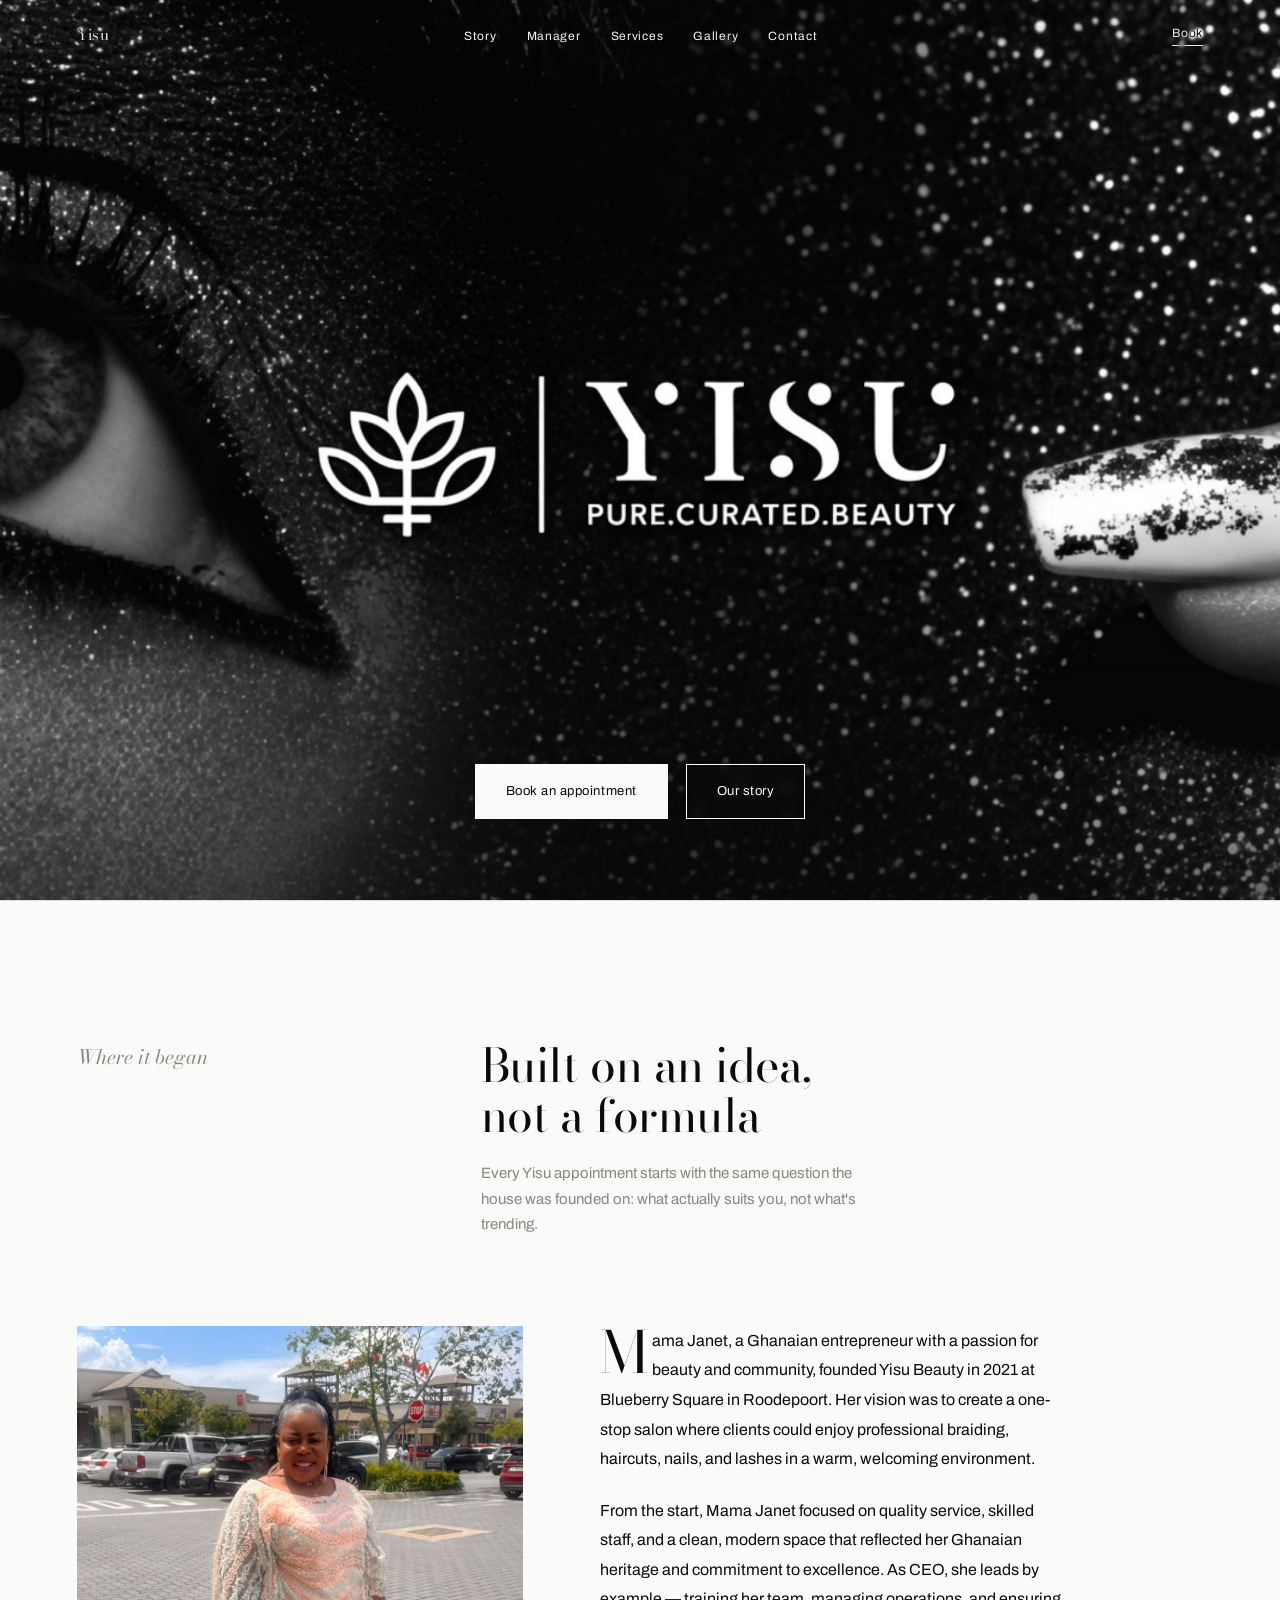
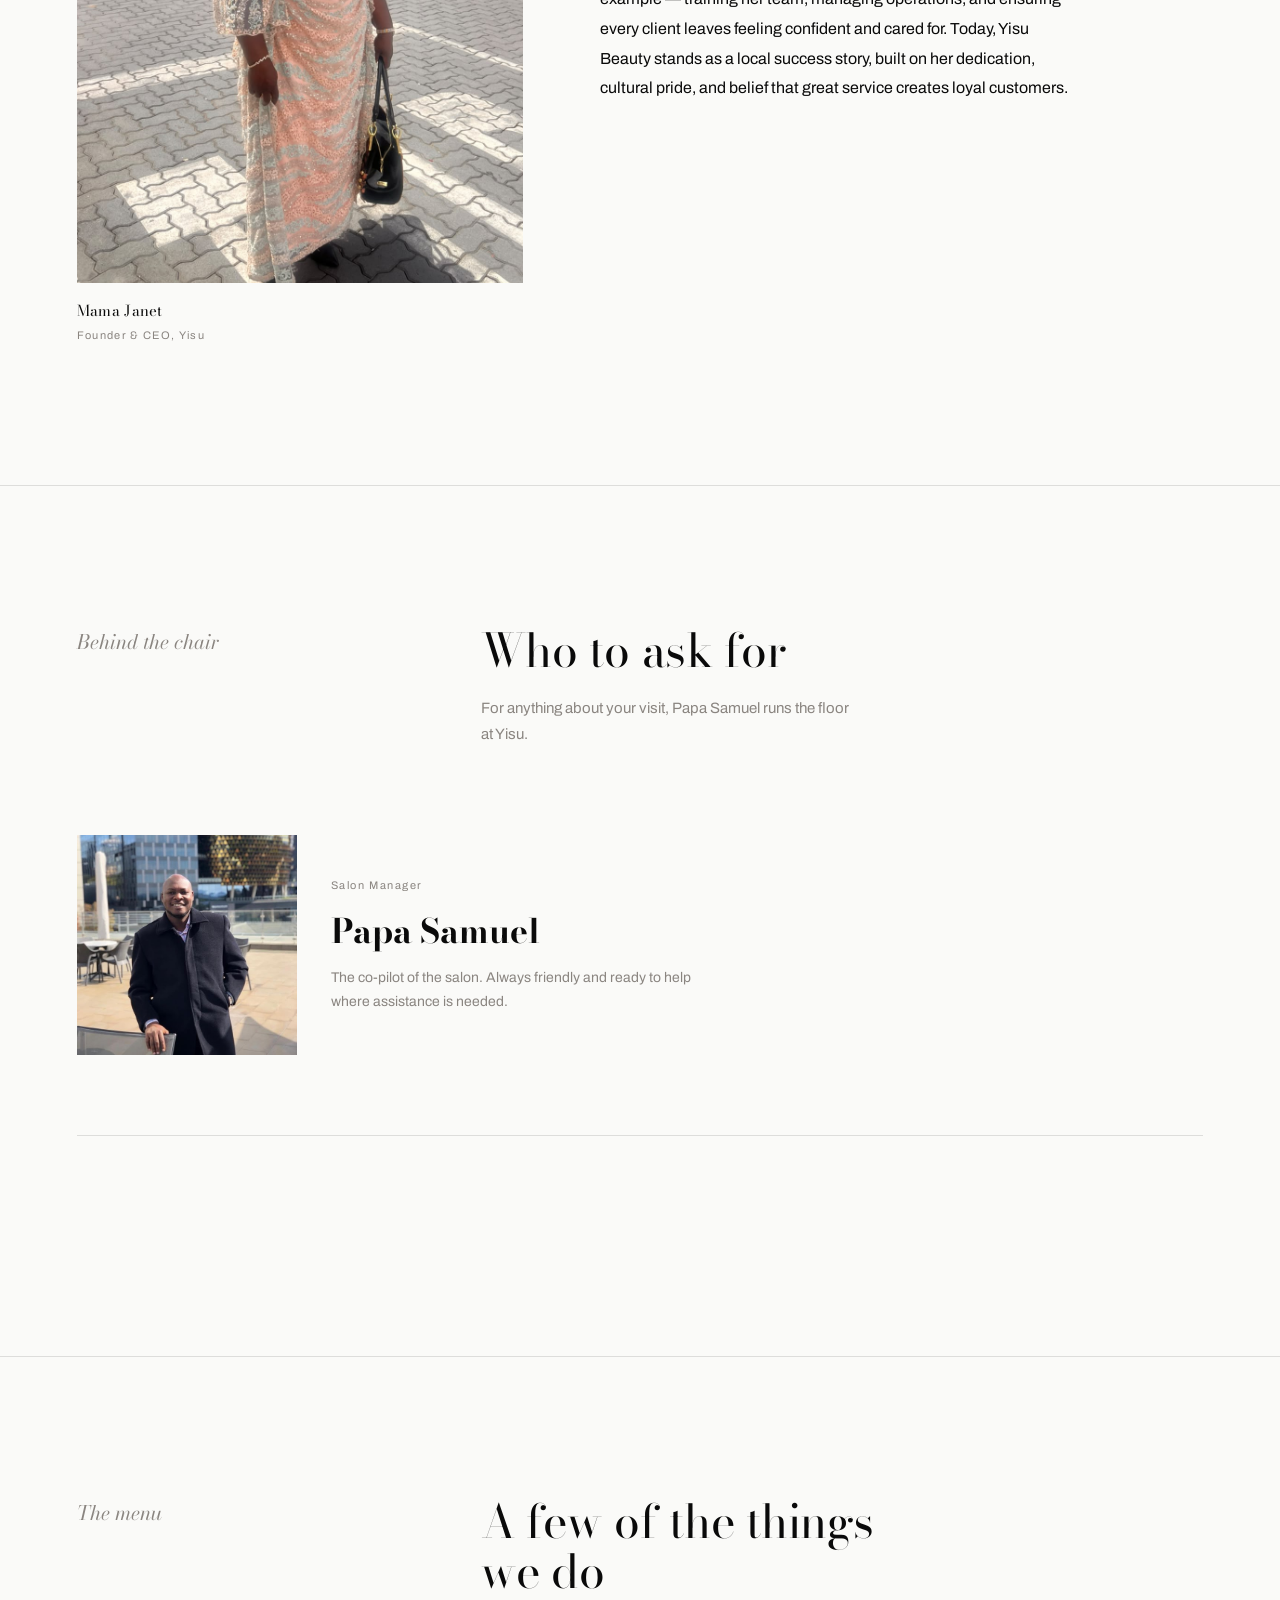
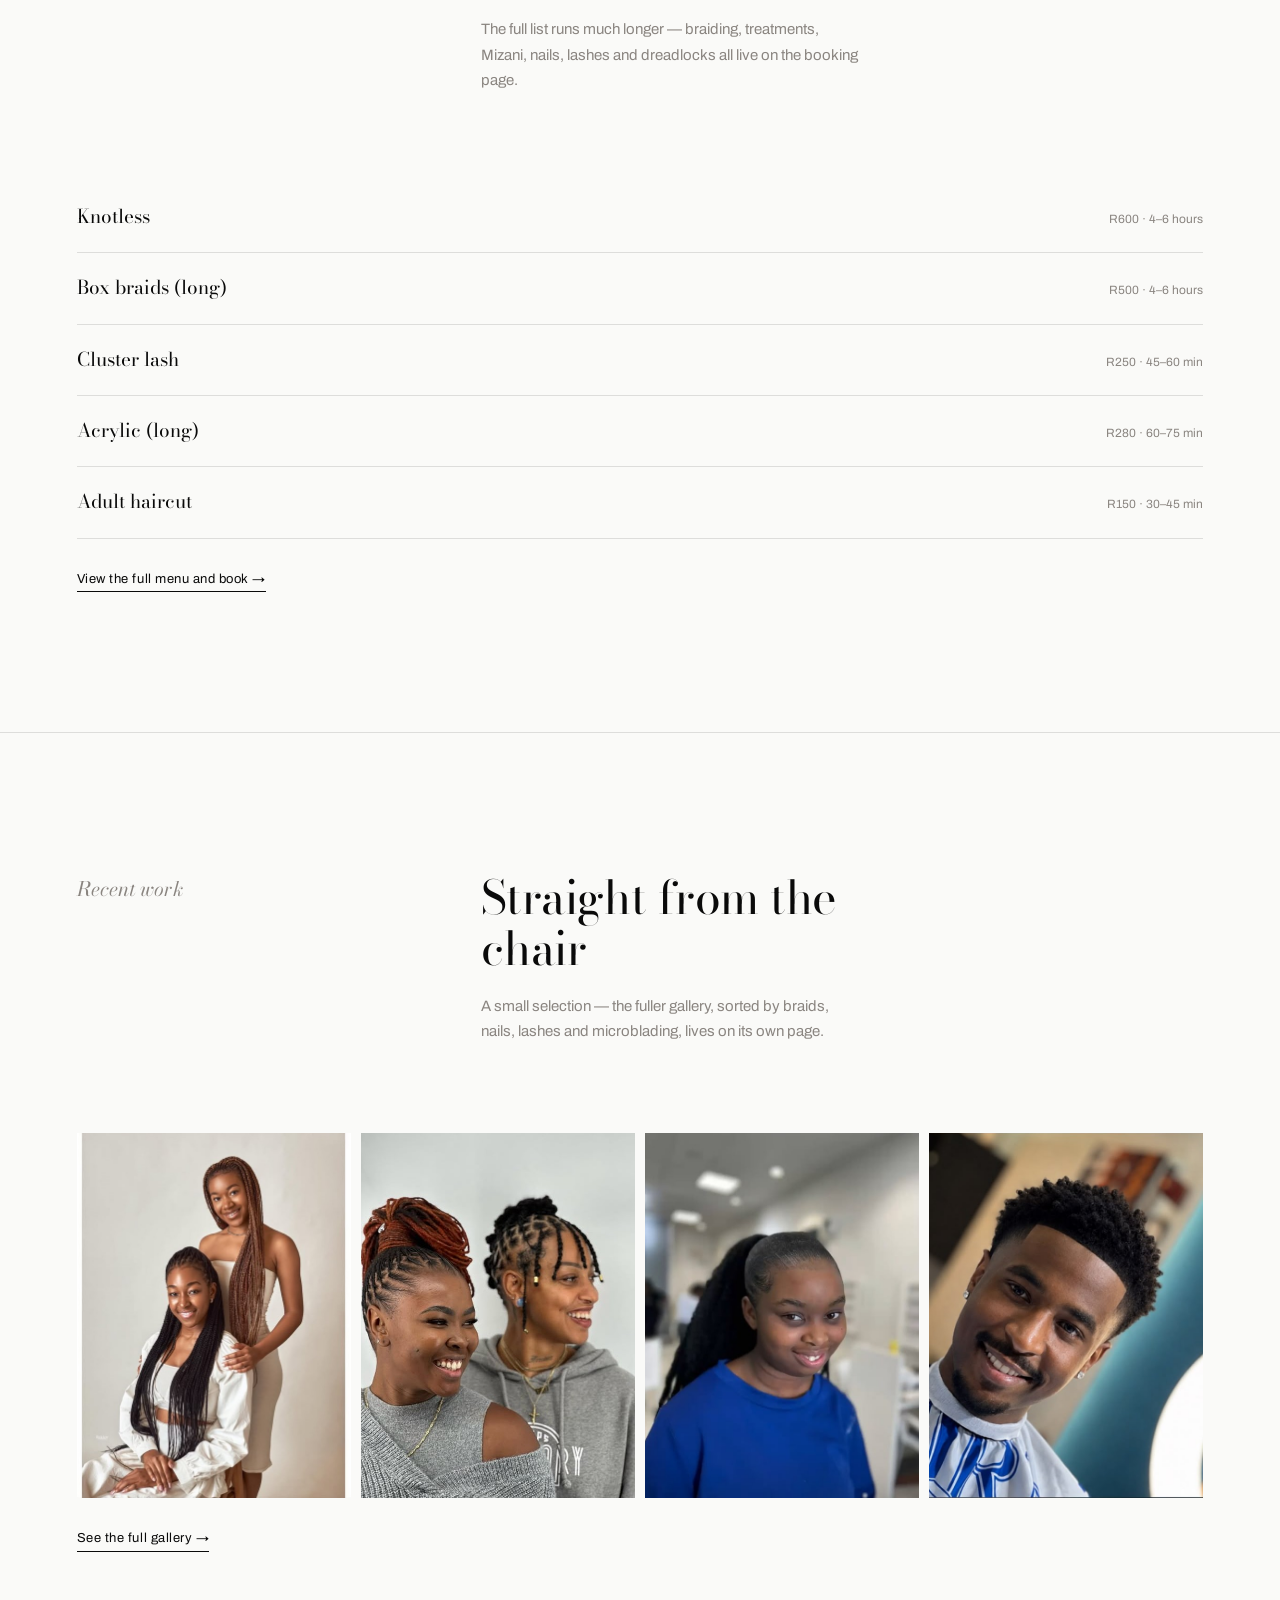
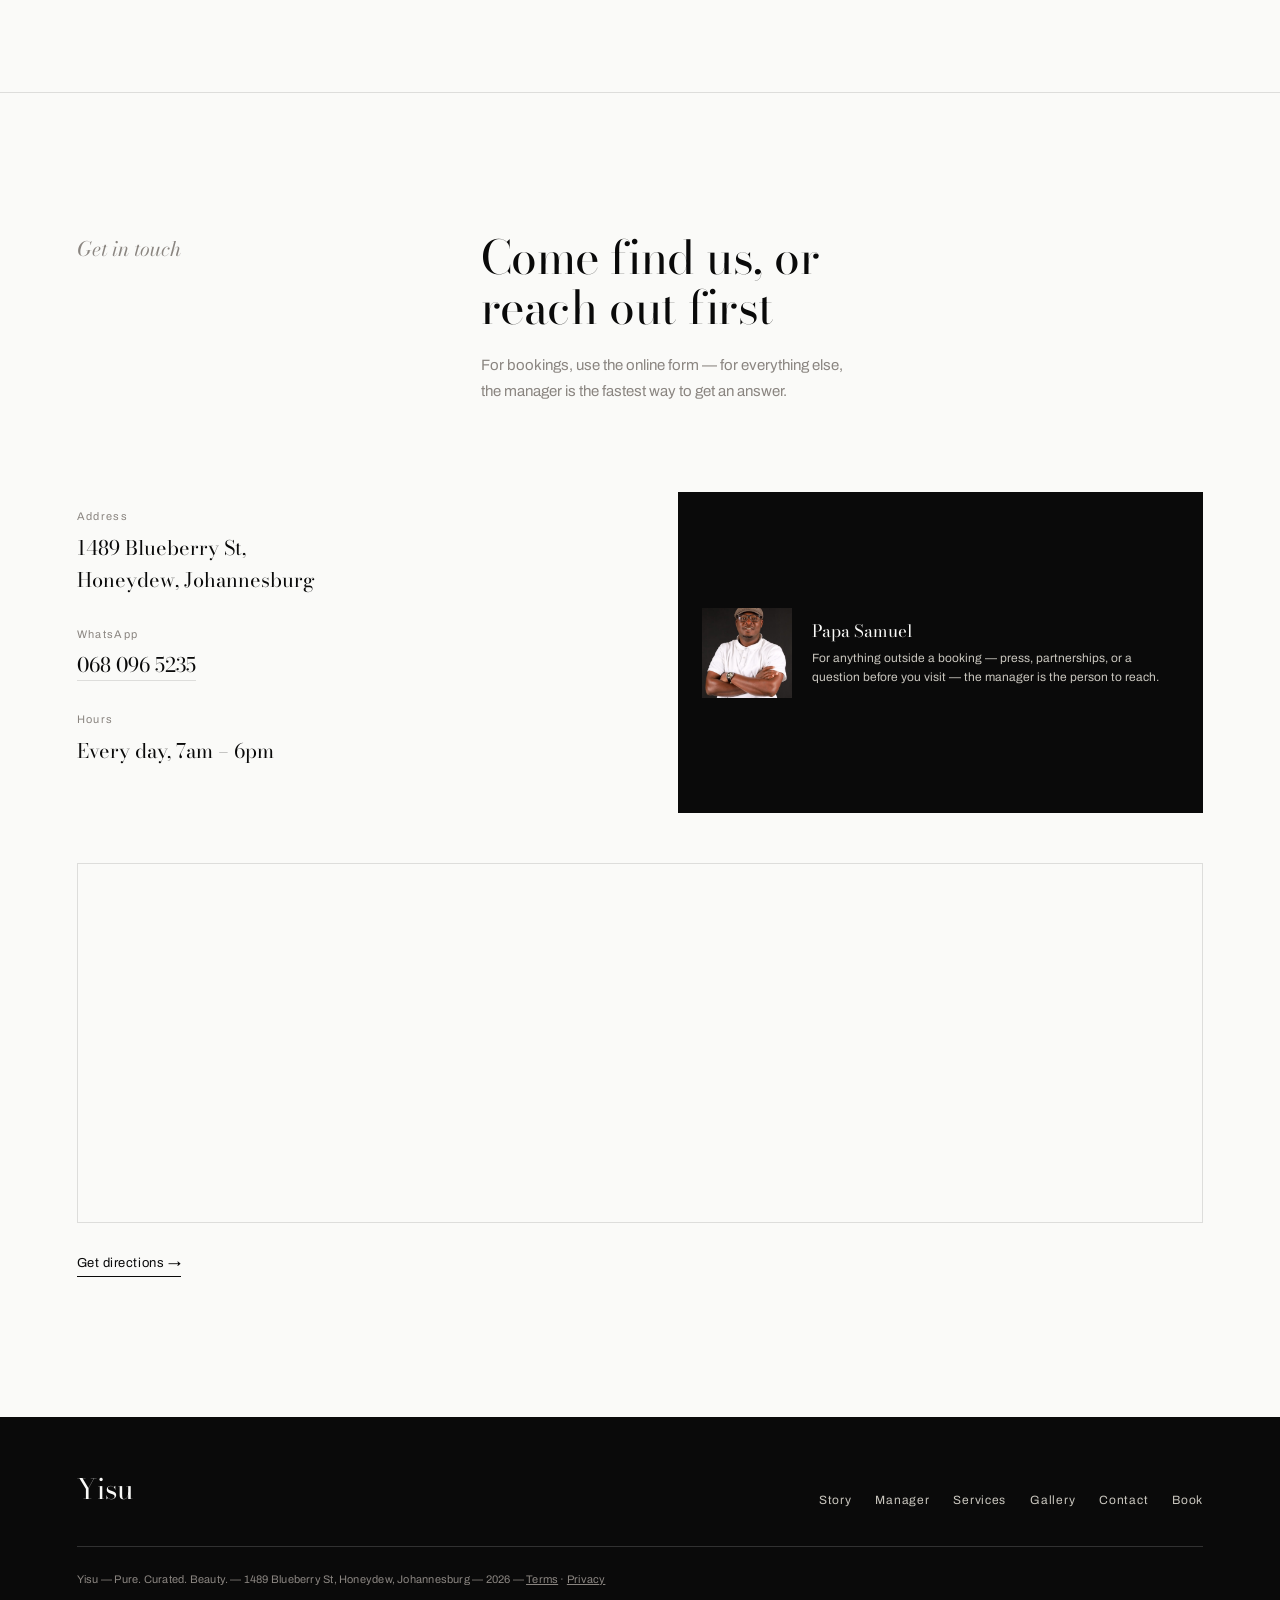
<file: index.html>
<!DOCTYPE html>
<html lang="en">
<head>
<meta charset="UTF-8">
<meta name="viewport" content="width=device-width, initial-scale=1.0">
<title>Yisu — Pure. Curated. Beauty.</title>
<meta name="description" content="Yisu is a beauty house in Honeydew, Johannesburg — braiding, nails, lashes and haircuts, curated with care.">
<link rel="preconnect" href="https://fonts.googleapis.com">
<link rel="preconnect" href="https://fonts.gstatic.com" crossorigin>
<link href="https://fonts.googleapis.com/css2?family=Bodoni+Moda:ital,opsz,wght@0,6..96,400;1,6..96,400;0,6..96,500&family=Archivo:wght@400;500&display=swap" rel="stylesheet">
<link rel="icon" type="image/svg+xml" href="favicon.svg">
<link rel="stylesheet" href="style.css">
</head>
<body>

<nav class="nav">
  <a href="#top" class="nav-mark">Yisu</a>
  <ul class="nav-links">
    <li><a href="#story">Story</a></li>
    <li><a href="#team">Manager</a></li>
    <li><a href="#services">Services</a></li>
    <li><a href="#gallery">Gallery</a></li>
    <li><a href="#contact">Contact</a></li>
  </ul>
  <a href="yisu-booking.html" class="nav-cta">Book</a>
</nav>

<!-- ===================== HERO ===================== -->
<header class="hero" id="top">
  <div class="hero-image">
    <div class="frame" data-bg="images/hero-macro.jpg" role="img" aria-label="Yisu — Pure. Curated. Beauty."></div>
  </div>
  <h1 class="visually-hidden">Yisu — Pure. Curated. Beauty. Braiding, nails, lashes and haircuts in Honeydew, Johannesburg.</h1>
  <div class="hero-actions">
    <a href="yisu-booking.html" class="btn btn-solid">Book an appointment</a>
    <a href="#story" class="btn btn-ghost">Our story</a>
  </div>
</header>

<!-- ===================== STORY / CEO ===================== -->
<section class="section" id="story">
  <div class="section-head reveal">
    <div>
      <p class="section-kicker">Where it began</p>
    </div>
    <div>
      <h2 class="section-title">Built on an idea, not a formula</h2>
      <p class="section-lede">Every Yisu appointment starts with the same question the house was founded on: what actually suits you, not what's trending.</p>
    </div>
  </div>

  <div class="story reveal">
    <div>
      <div class="story-portrait">
        <img src="images/ceo1.jpeg" alt="Portrait of Mama Janet, founder of Yisu">
      </div>
      <p class="story-name">Mama Janet</p>
      <p class="story-role">Founder &amp; CEO, Yisu</p>
    </div>
    <div class="story-copy">
      <p>Mama Janet, a Ghanaian entrepreneur with a passion for beauty and community, founded Yisu Beauty in 2021 at Blueberry Square in Roodepoort. Her vision was to create a one-stop salon where clients could enjoy professional braiding, haircuts, nails, and lashes in a warm, welcoming environment.</p>
      <p>From the start, Mama Janet focused on quality service, skilled staff, and a clean, modern space that reflected her Ghanaian heritage and commitment to excellence. As CEO, she leads by example — training her team, managing operations, and ensuring every client leaves feeling confident and cared for. Today, Yisu Beauty stands as a local success story, built on her dedication, cultural pride, and belief that great service creates loyal customers.</p>
    </div>
  </div>
</section>

<!-- ===================== MANAGER ===================== -->
<section class="section" id="team" style="background:var(--paper);">
  <div class="section-head reveal">
    <div>
      <p class="section-kicker">Behind the chair</p>
    </div>
    <div>
      <h2 class="section-title">Who to ask for</h2>
      <p class="section-lede">For anything about your visit, Papa Samuel runs the floor at Yisu.</p>
    </div>
  </div>

  <div class="manager reveal">
    <div class="manager-portrait">
      <img src="images/manager2.jpeg" alt="Portrait of Papa Samuel, salon manager at Yisu">
    </div>
    <div>
      <p class="manager-label">Salon Manager</p>
      <h3 class="manager-name">Papa Samuel</h3>
      <p class="manager-note">The co-pilot of the salon. Always friendly and ready to help where assistance is needed.</p>
    </div>
  </div>

  <!-- Staff grid: uncomment and fill in once individual team photos are ready.
  <div class="team-grid reveal">
    <div class="team-card">
      <div class="team-photo"><img src="images/team-1.jpg" alt="[Name], [specialty] at Yisu"></div>
      <p class="team-name">[Name]</p>
      <p class="team-role">[Specialty]</p>
    </div>
  </div>
  -->
</section>

<!-- ===================== SERVICES PREVIEW ===================== -->
<section class="section" id="services">
  <div class="section-head reveal">
    <div>
      <p class="section-kicker">The menu</p>
    </div>
    <div>
      <h2 class="section-title">A few of the things we do</h2>
      <p class="section-lede">The full list runs much longer — braiding, treatments, Mizani, nails, lashes and dreadlocks all live on the booking page.</p>
    </div>
  </div>

  <div class="services-list reveal">
    <a href="yisu-booking.html" class="service-line">
      <span class="service-line-name">Knotless</span>
      <span class="service-line-meta">R600 &middot; 4–6 hours</span>
    </a>
    <a href="yisu-booking.html" class="service-line">
      <span class="service-line-name">Box braids (long)</span>
      <span class="service-line-meta">R500 &middot; 4–6 hours</span>
    </a>
    <a href="yisu-booking.html" class="service-line">
      <span class="service-line-name">Cluster lash</span>
      <span class="service-line-meta">R250 &middot; 45–60 min</span>
    </a>
    <a href="yisu-booking.html" class="service-line">
      <span class="service-line-name">Acrylic (long)</span>
      <span class="service-line-meta">R280 &middot; 60–75 min</span>
    </a>
    <a href="yisu-booking.html" class="service-line">
      <span class="service-line-name">Adult haircut</span>
      <span class="service-line-meta">R150 &middot; 30–45 min</span>
    </a>
  </div>

  <a href="yisu-booking.html" class="services-cta reveal">View the full menu and book &rarr;</a>
</section>

<!-- ===================== GALLERY TEASER ===================== -->
<section class="section" id="gallery" style="background:var(--paper);">
  <div class="section-head reveal">
    <div>
      <p class="section-kicker">Recent work</p>
    </div>
    <div>
      <h2 class="section-title">Straight from the chair</h2>
      <p class="section-lede">A small selection — the fuller gallery, sorted by braids, nails, lashes and microblading, lives on its own page.</p>
    </div>
  </div>

  <div class="gallery-strip reveal">
    <div class="gallery-tile"><img data-lightbox="teaser" src="images/chair1.jpeg" alt="Recent work at Yisu, image 1"></div>
    <div class="gallery-tile"><img data-lightbox="teaser" src="images/chair2.jpeg" alt="Recent work at Yisu, image 2"></div>
    <div class="gallery-tile"><img data-lightbox="teaser" src="images/chair3.jpeg" alt="Recent work at Yisu, image 3"></div>
    <div class="gallery-tile"><img data-lightbox="teaser" src="images/chair4.jpeg" alt="Recent work at Yisu, image 4"></div>
  </div>

  <a href="yisu-beauty-gallery.html" class="services-cta reveal">See the full gallery &rarr;</a>
</section>

<!-- ===================== CONTACT ===================== -->
<section class="section" id="contact">
  <div class="section-head reveal">
    <div>
      <p class="section-kicker">Get in touch</p>
    </div>
    <div>
      <h2 class="section-title">Come find us, or reach out first</h2>
      <p class="section-lede">For bookings, use the online form — for everything else, the manager is the fastest way to get an answer.</p>
    </div>
  </div>

  <div class="contact reveal">
    <dl class="contact-block">
      <dt>Address</dt>
      <dd>1489 Blueberry St,<br>Honeydew, Johannesburg</dd>

      <dt>WhatsApp</dt>
      <dd><a href="https://wa.me/27680965235" target="_blank" rel="noopener">068 096 5235</a></dd>

      <dt>Hours</dt>
      <dd>Every day, 7am – 6pm</dd>
    </dl>

    <div class="manager-card">
      <div class="story-portrait">
        <img src="images/manager1.jpeg" alt="Portrait of Papa Samuel, salon manager at Yisu">
      </div>
      <div>
        <p class="manager-card-name">Papa Samuel</p>
        <p class="manager-card-note">For anything outside a booking — press, partnerships, or a question before you visit — the manager is the person to reach.</p>
      </div>
    </div>
  </div>

  <div class="map-frame reveal">
    <iframe
      src="https://www.google.com/maps?q=1489+Blueberry+St,+Honeydew,+Johannesburg,+2040,+South+Africa&output=embed"
      width="100%"
      height="100%"
      style="border:0;"
      allowfullscreen=""
      loading="lazy"
      referrerpolicy="no-referrer-when-downgrade"
      title="Map showing Yisu's location at 1489 Blueberry St, Honeydew, Johannesburg">
    </iframe>
  </div>
  <a href="https://www.google.com/maps/dir/?api=1&destination=1489+Blueberry+St,+Honeydew,+Johannesburg,+2040" target="_blank" rel="noopener" class="services-cta">Get directions &rarr;</a>
</section>

<!-- ===================== FOOTER ===================== -->
<footer class="site-footer">
  <div class="footer-top">
    <span class="footer-mark">Yisu</span>
    <ul class="footer-nav">
      <li><a href="#story">Story</a></li>
      <li><a href="#team">Manager</a></li>
      <li><a href="#services">Services</a></li>
      <li><a href="#gallery">Gallery</a></li>
      <li><a href="#contact">Contact</a></li>
      <li><a href="yisu-booking.html">Book</a></li>
    </ul>
  </div>
  <p class="footer-fine">Yisu — Pure. Curated. Beauty. — 1489 Blueberry St, Honeydew, Johannesburg — 2026 — <a href="terms.html" style="color:inherit;">Terms</a> &middot; <a href="privacy.html" style="color:inherit;">Privacy</a></p>
</footer>

<script src="script.js"></script>
</body>
</html>
</file>
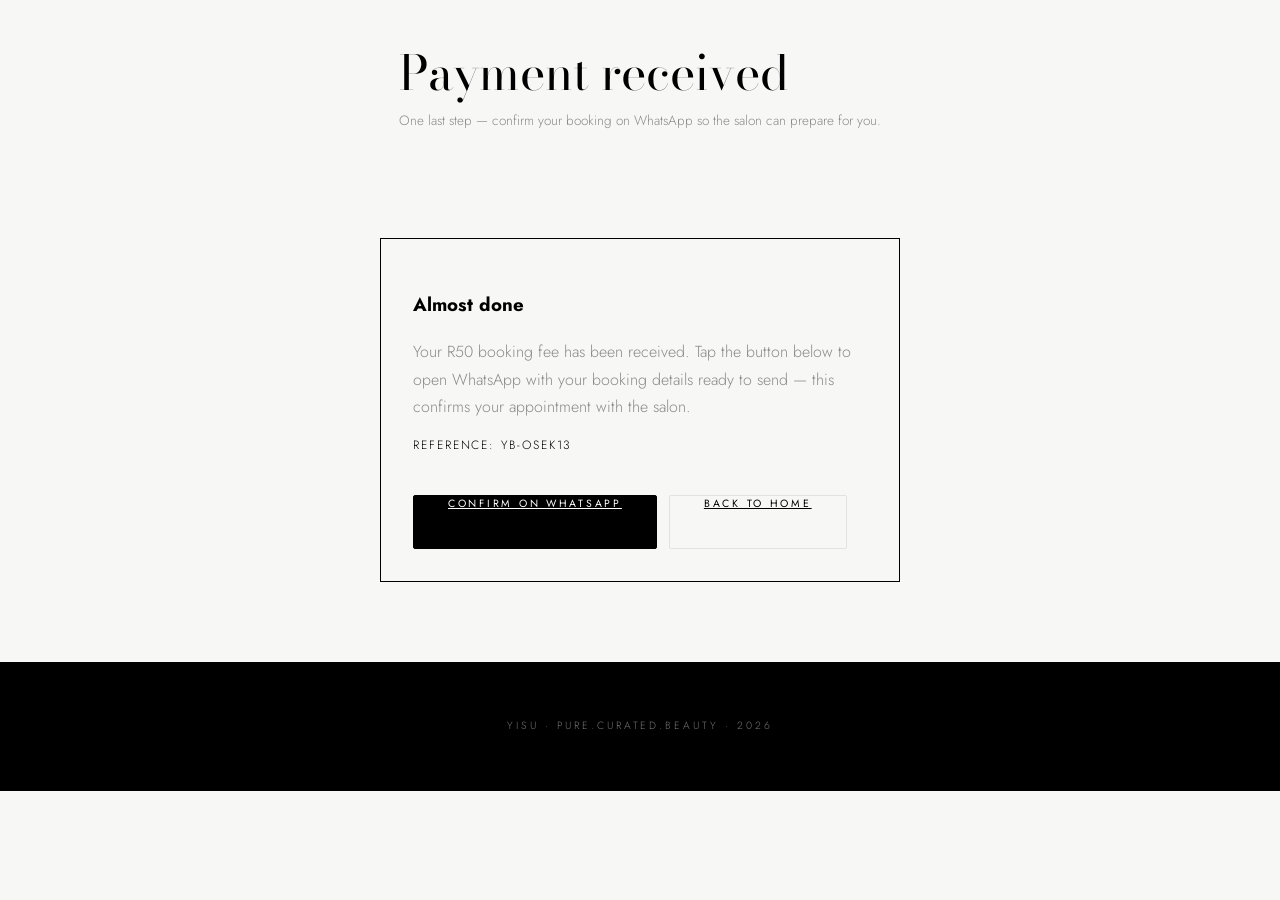
<file: booking-confirmed.html>
<!DOCTYPE html>
<html lang="en">
<head>
<meta charset="UTF-8">
<meta name="viewport" content="width=device-width, initial-scale=1.0">
<title>Payment received — Yisu</title>
<link rel="preconnect" href="https://fonts.googleapis.com">
<link rel="preconnect" href="https://fonts.gstatic.com" crossorigin>
<link href="https://fonts.googleapis.com/css2?family=Bodoni+Moda:opsz,wght@6..96,400;6..96,500&family=Jost:wght@200;300;400&display=swap" rel="stylesheet">
<link rel="icon" type="image/svg+xml" href="favicon.svg">
<link rel="stylesheet" href="style.css">
<link rel="stylesheet" href="legacy-booking.css">
<link rel="stylesheet" href="booking-wizard.css">
</head>
<body>

<section class="salon-hero">
  <h1>Payment received</h1>
  <p class="salon-address">One last step — confirm your booking on WhatsApp so the salon can prepare for you.</p>
</section>

<div class="book-wrap">
  <div class="done" style="max-width:520px;margin:0 auto;">
    <h3>Almost done</h3>
    <p style="margin:10px 0 0;color:var(--grey);font-weight:300;line-height:1.7;">
      Your R50 booking fee has been received. Tap the button below to open WhatsApp with your booking details ready to send — this confirms your appointment with the salon.
    </p>
    <p class="ref" id="ref"></p>
    <div class="navbtns">
      <a class="wizard-btn solid" id="waConfirm" href="#" target="_blank" rel="noopener">Confirm on WhatsApp</a>
      <a class="wizard-btn ghost" href="index.html">Back to home</a>
    </div>
  </div>
</div>

<footer class="site-footer">
  <p>Yisu &middot; Pure.Curated.Beauty &middot; 2026</p>
</footer>

<script>
  const WHATSAPP = "27680965235";

  // Read booking details carried through in the URL from the booking wizard.
  const params  = new URLSearchParams(window.location.search);
  const salon   = params.get('salon')    || "Yisu Beauty";
  const name    = params.get('name')     || "";
  const phone   = params.get('phone')    || "";
  const email   = params.get('email')    || "";
  const date    = params.get('date')     || "";
  const time    = params.get('time')     || "";
  const service = params.get('service')  || "";
  const notes   = params.get('notes')    || "";
  const ref     = params.get('ref')      || ("YB-" + Math.random().toString(36).slice(2,8).toUpperCase());

  document.getElementById('ref').textContent = "Reference: " + ref;

  let msg = `Payment confirmed — ${salon}\nRef: ${ref}\n`;
  if (name)    msg += `Name: ${name}\n`;
  if (phone)   msg += `Phone: ${phone}\n`;
  if (email)   msg += `Email: ${email}\n`;
  if (date)    msg += `Date: ${date}${time ? ' at ' + time : ''}\n`;
  if (service) msg += `Service: ${service}\n`;
  msg += `Booking fee: R50 (paid)\n`;
  if (notes)   msg += `Notes: ${notes}\n`;

  const waLink = `https://wa.me/${WHATSAPP}?text=${encodeURIComponent(msg)}`;
  const waBtn = document.getElementById('waConfirm');
  waBtn.href = waLink;

  // Open WhatsApp automatically so the customer doesn't have to remember to tap.
  window.open(waLink, '_blank');
</script>

</body>
</html>
</file>
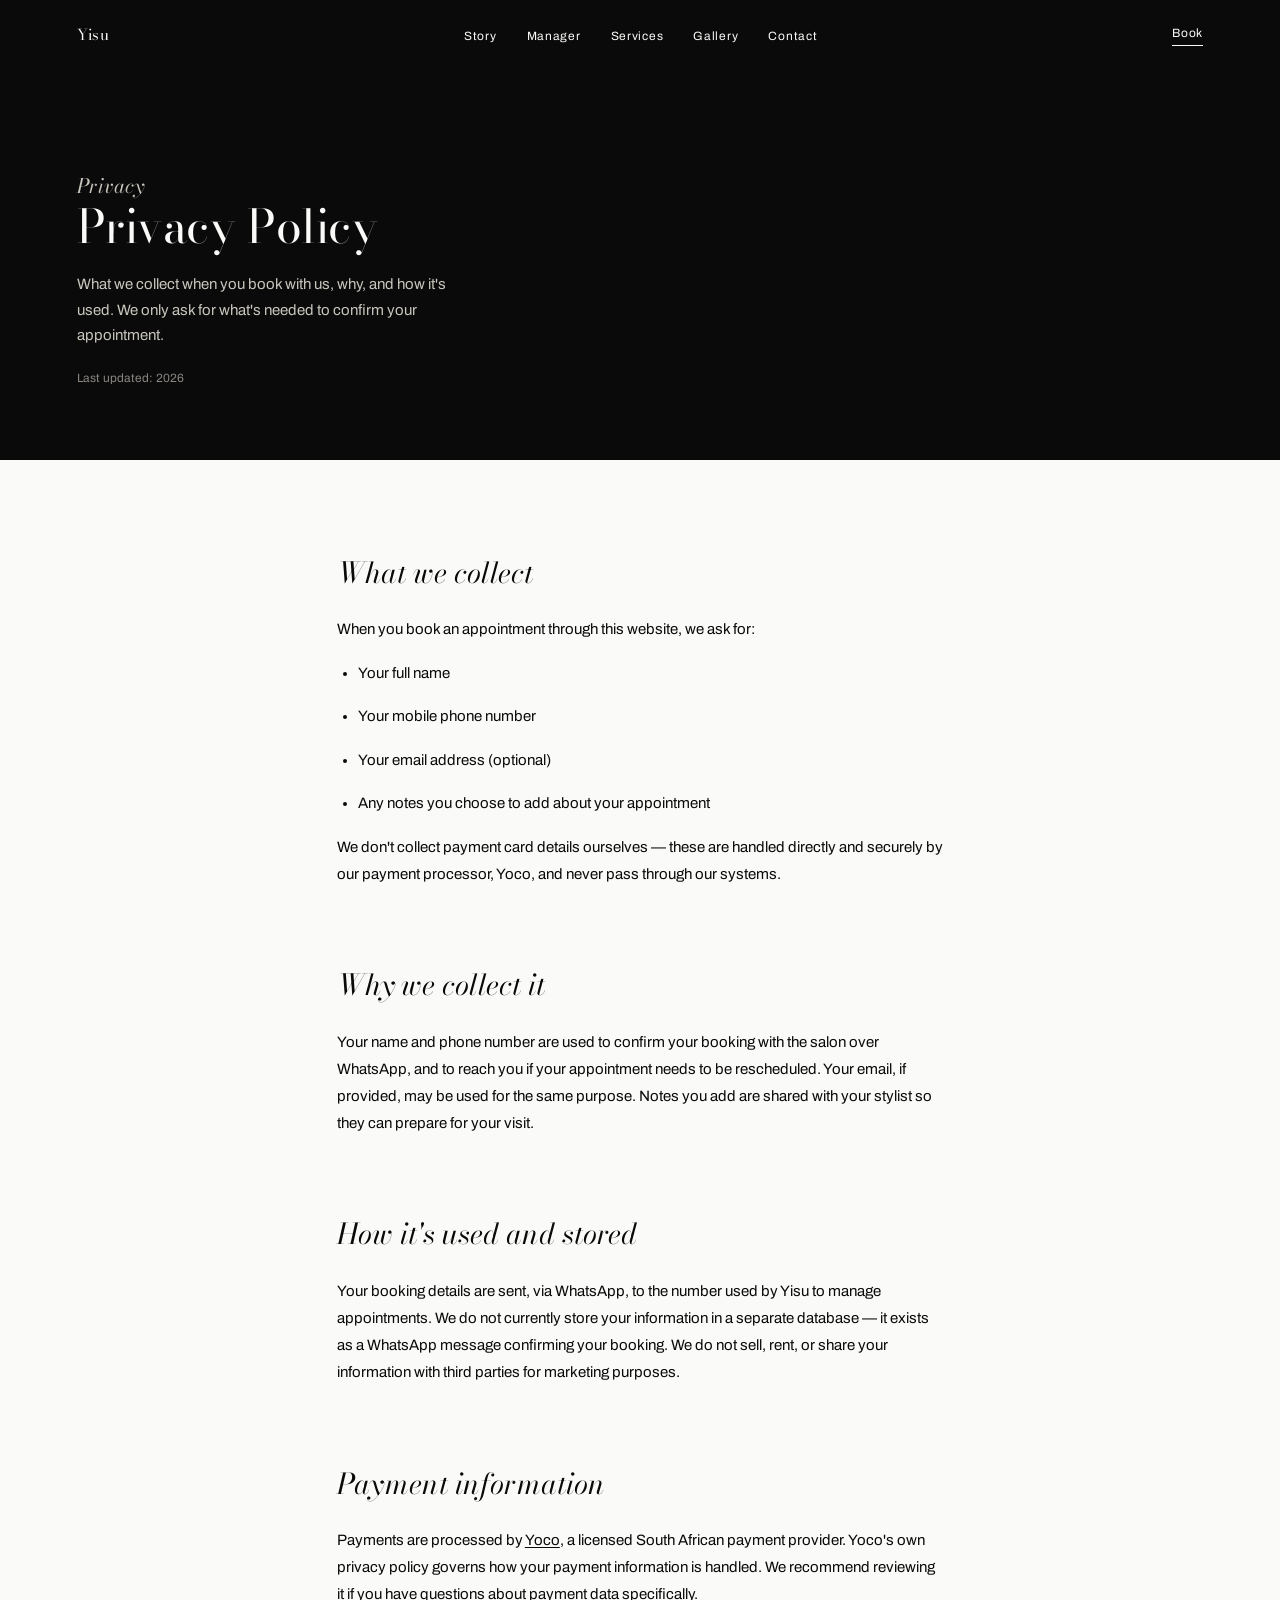
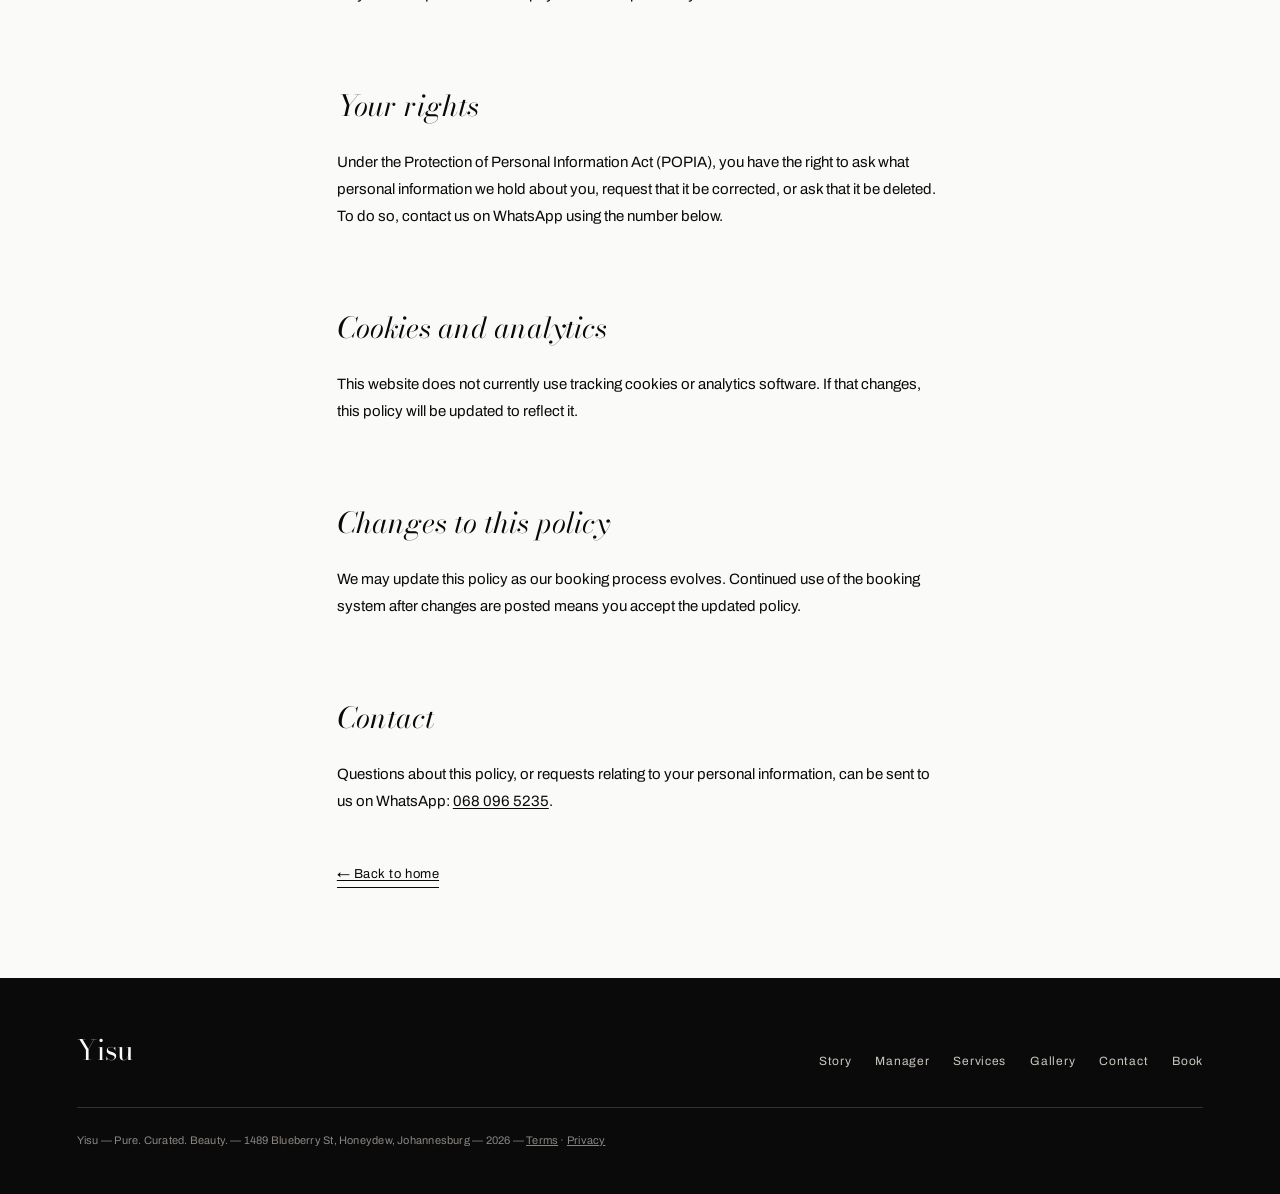
<file: privacy.html>
<!DOCTYPE html>
<html lang="en">
<head>
<meta charset="UTF-8">
<meta name="viewport" content="width=device-width, initial-scale=1.0">
<title>Privacy Policy — Yisu</title>
<meta name="description" content="How Yisu collects, uses and protects your personal information when you book an appointment.">
<link rel="preconnect" href="https://fonts.googleapis.com">
<link rel="preconnect" href="https://fonts.gstatic.com" crossorigin>
<link href="https://fonts.googleapis.com/css2?family=Bodoni+Moda:ital,opsz,wght@0,6..96,400;1,6..96,400&family=Archivo:wght@400;500&display=swap" rel="stylesheet">
<link rel="icon" type="image/svg+xml" href="favicon.svg">
<link rel="stylesheet" href="style.css">
</head>
<body>

<nav class="nav nav--solid">
  <a href="index.html" class="nav-mark">Yisu</a>
  <ul class="nav-links">
    <li><a href="index.html#story">Story</a></li>
    <li><a href="index.html#team">Manager</a></li>
    <li><a href="services.html">Services</a></li>
    <li><a href="yisu-beauty-gallery.html">Gallery</a></li>
    <li><a href="index.html#contact">Contact</a></li>
  </ul>
  <a href="yisu-booking.html" class="nav-cta">Book</a>
</nav>

<section class="legal-hero">
  <p class="section-kicker" style="color:var(--stone);">Privacy</p>
  <h1 class="section-title">Privacy Policy</h1>
  <p class="section-lede">What we collect when you book with us, why, and how it's used. We only ask for what's needed to confirm your appointment.</p>
  <p class="updated">Last updated: 2026</p>
</section>

<div class="legal-body">

  <h2>What we collect</h2>
  <p>When you book an appointment through this website, we ask for:</p>
  <ul>
    <li>Your full name</li>
    <li>Your mobile phone number</li>
    <li>Your email address (optional)</li>
    <li>Any notes you choose to add about your appointment</li>
  </ul>
  <p>We don't collect payment card details ourselves — these are handled directly and securely by our payment processor, Yoco, and never pass through our systems.</p>

  <h2>Why we collect it</h2>
  <p>Your name and phone number are used to confirm your booking with the salon over WhatsApp, and to reach you if your appointment needs to be rescheduled. Your email, if provided, may be used for the same purpose. Notes you add are shared with your stylist so they can prepare for your visit.</p>

  <h2>How it's used and stored</h2>
  <p>Your booking details are sent, via WhatsApp, to the number used by Yisu to manage appointments. We do not currently store your information in a separate database — it exists as a WhatsApp message confirming your booking. We do not sell, rent, or share your information with third parties for marketing purposes.</p>

  <h2>Payment information</h2>
  <p>Payments are processed by <a href="https://www.yoco.com" target="_blank" rel="noopener">Yoco</a>, a licensed South African payment provider. Yoco's own privacy policy governs how your payment information is handled. We recommend reviewing it if you have questions about payment data specifically.</p>

  <h2>Your rights</h2>
  <p>Under the Protection of Personal Information Act (POPIA), you have the right to ask what personal information we hold about you, request that it be corrected, or ask that it be deleted. To do so, contact us on WhatsApp using the number below.</p>

  <h2>Cookies and analytics</h2>
  <p>This website does not currently use tracking cookies or analytics software. If that changes, this policy will be updated to reflect it.</p>

  <h2>Changes to this policy</h2>
  <p>We may update this policy as our booking process evolves. Continued use of the booking system after changes are posted means you accept the updated policy.</p>

  <h2>Contact</h2>
  <p>Questions about this policy, or requests relating to your personal information, can be sent to us on WhatsApp: <a href="https://wa.me/27680965235" target="_blank" rel="noopener">068 096 5235</a>.</p>

  <a href="index.html" class="legal-nav-link">&larr; Back to home</a>
</div>

<footer class="site-footer">
  <div class="footer-top">
    <span class="footer-mark">Yisu</span>
    <ul class="footer-nav">
      <li><a href="index.html#story">Story</a></li>
      <li><a href="index.html#team">Manager</a></li>
      <li><a href="services.html">Services</a></li>
      <li><a href="yisu-beauty-gallery.html">Gallery</a></li>
      <li><a href="index.html#contact">Contact</a></li>
      <li><a href="yisu-booking.html">Book</a></li>
    </ul>
  </div>
  <p class="footer-fine">Yisu — Pure. Curated. Beauty. — 1489 Blueberry St, Honeydew, Johannesburg — 2026 — <a href="terms.html" style="color:inherit;">Terms</a> &middot; <a href="privacy.html" style="color:inherit;">Privacy</a></p>
</footer>

<script src="script.js"></script>
</body>
</html>
</file>
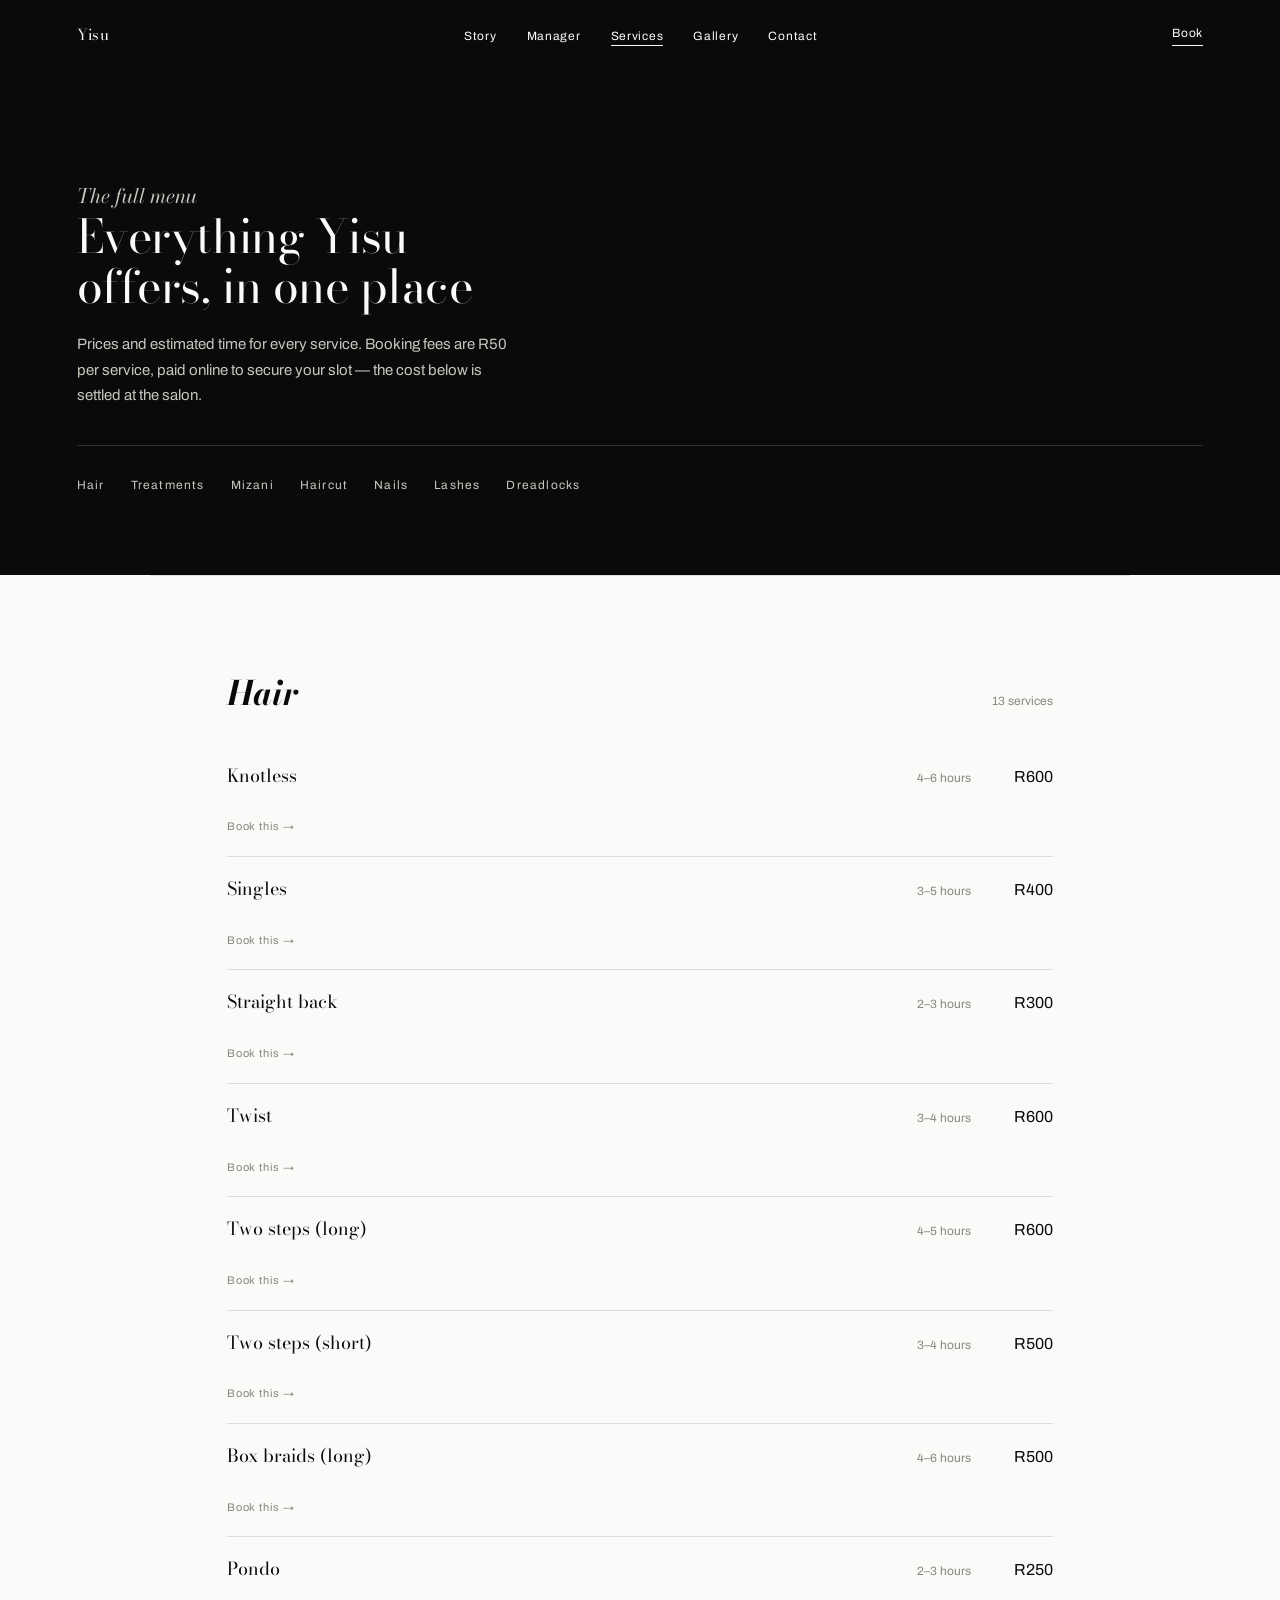
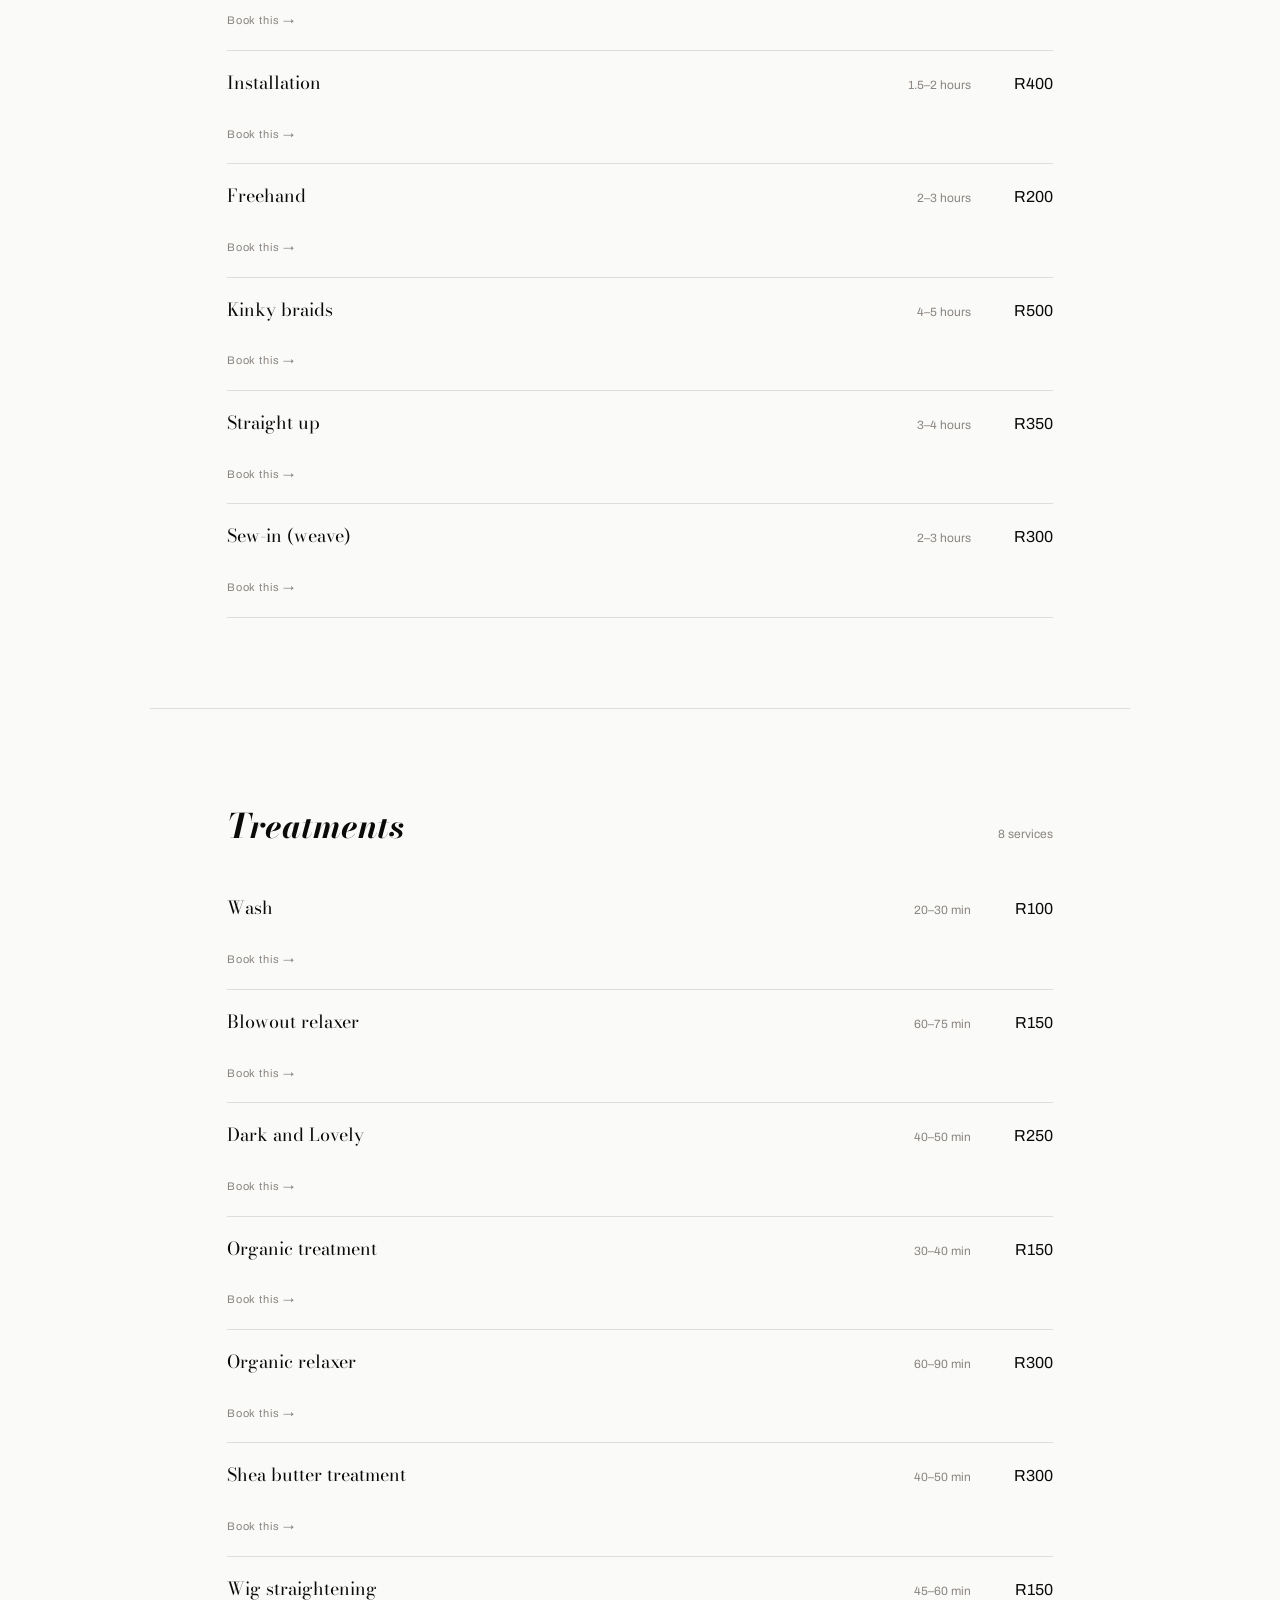
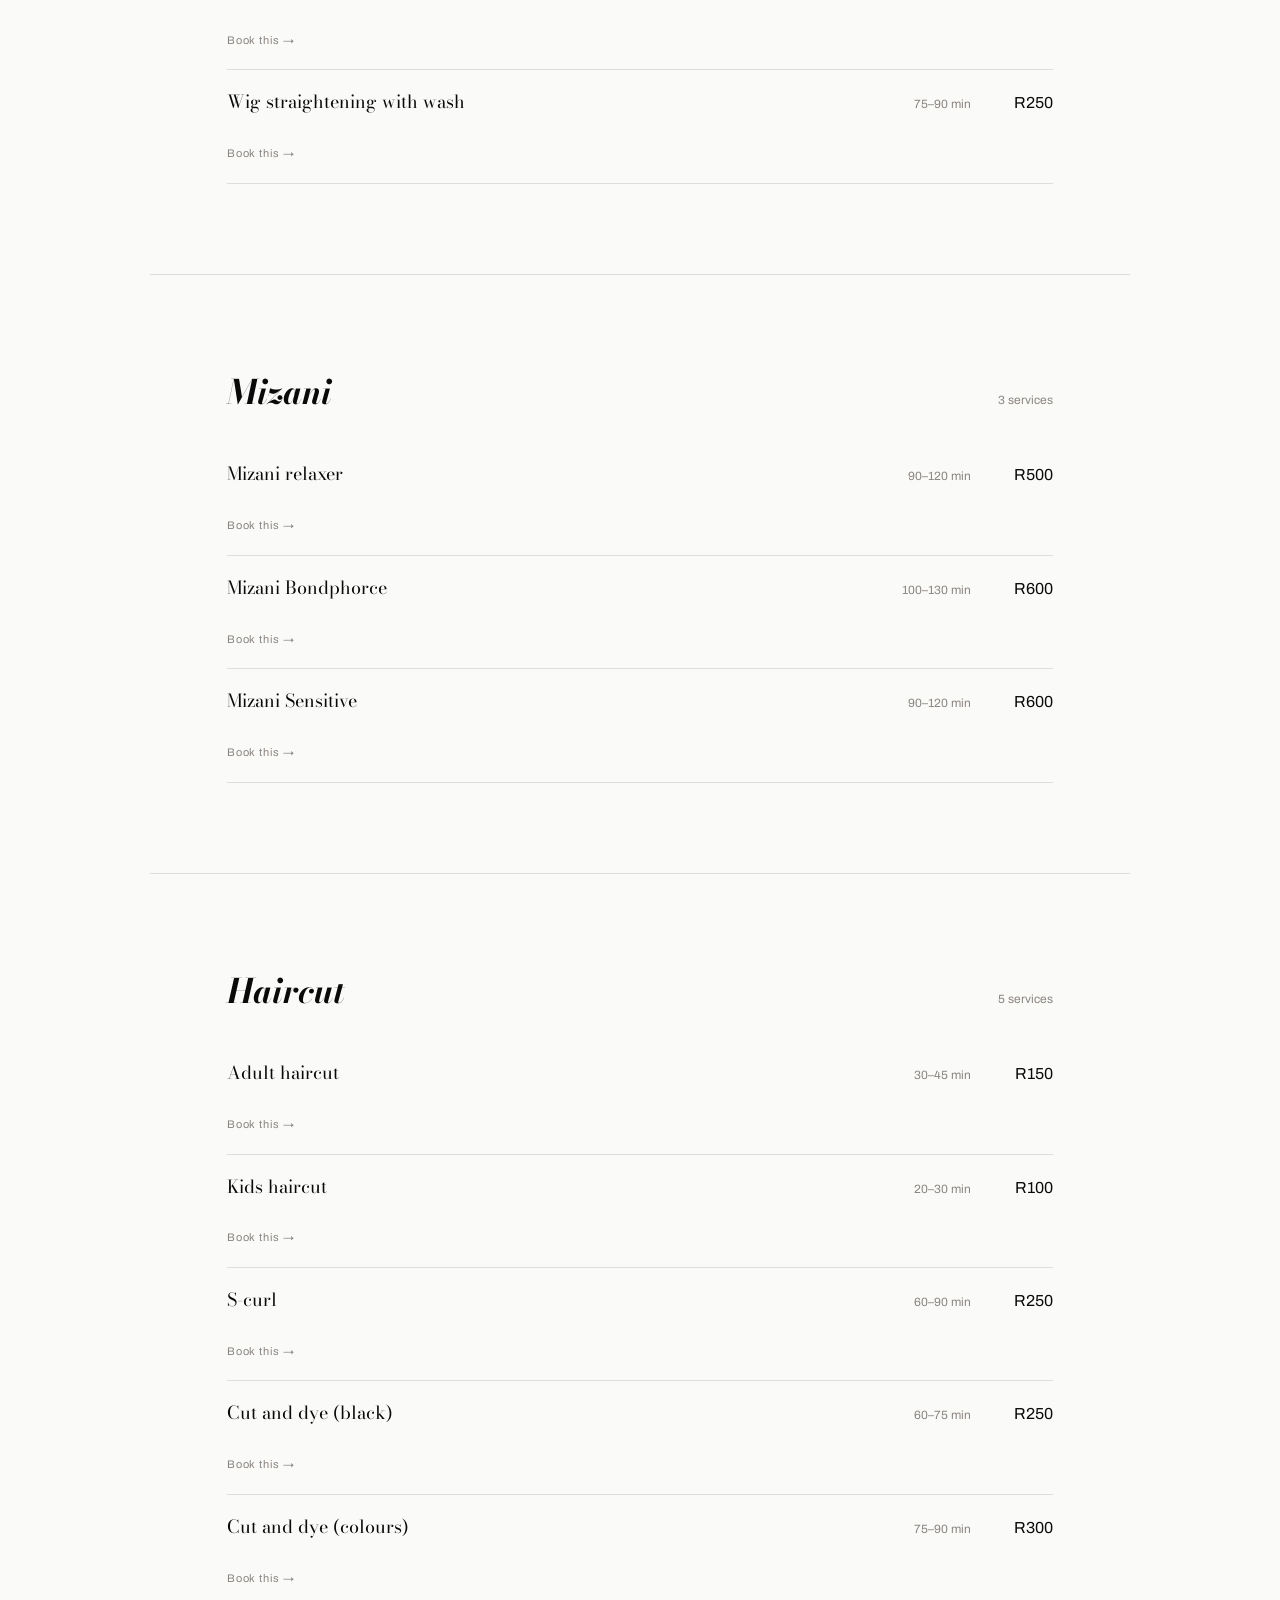
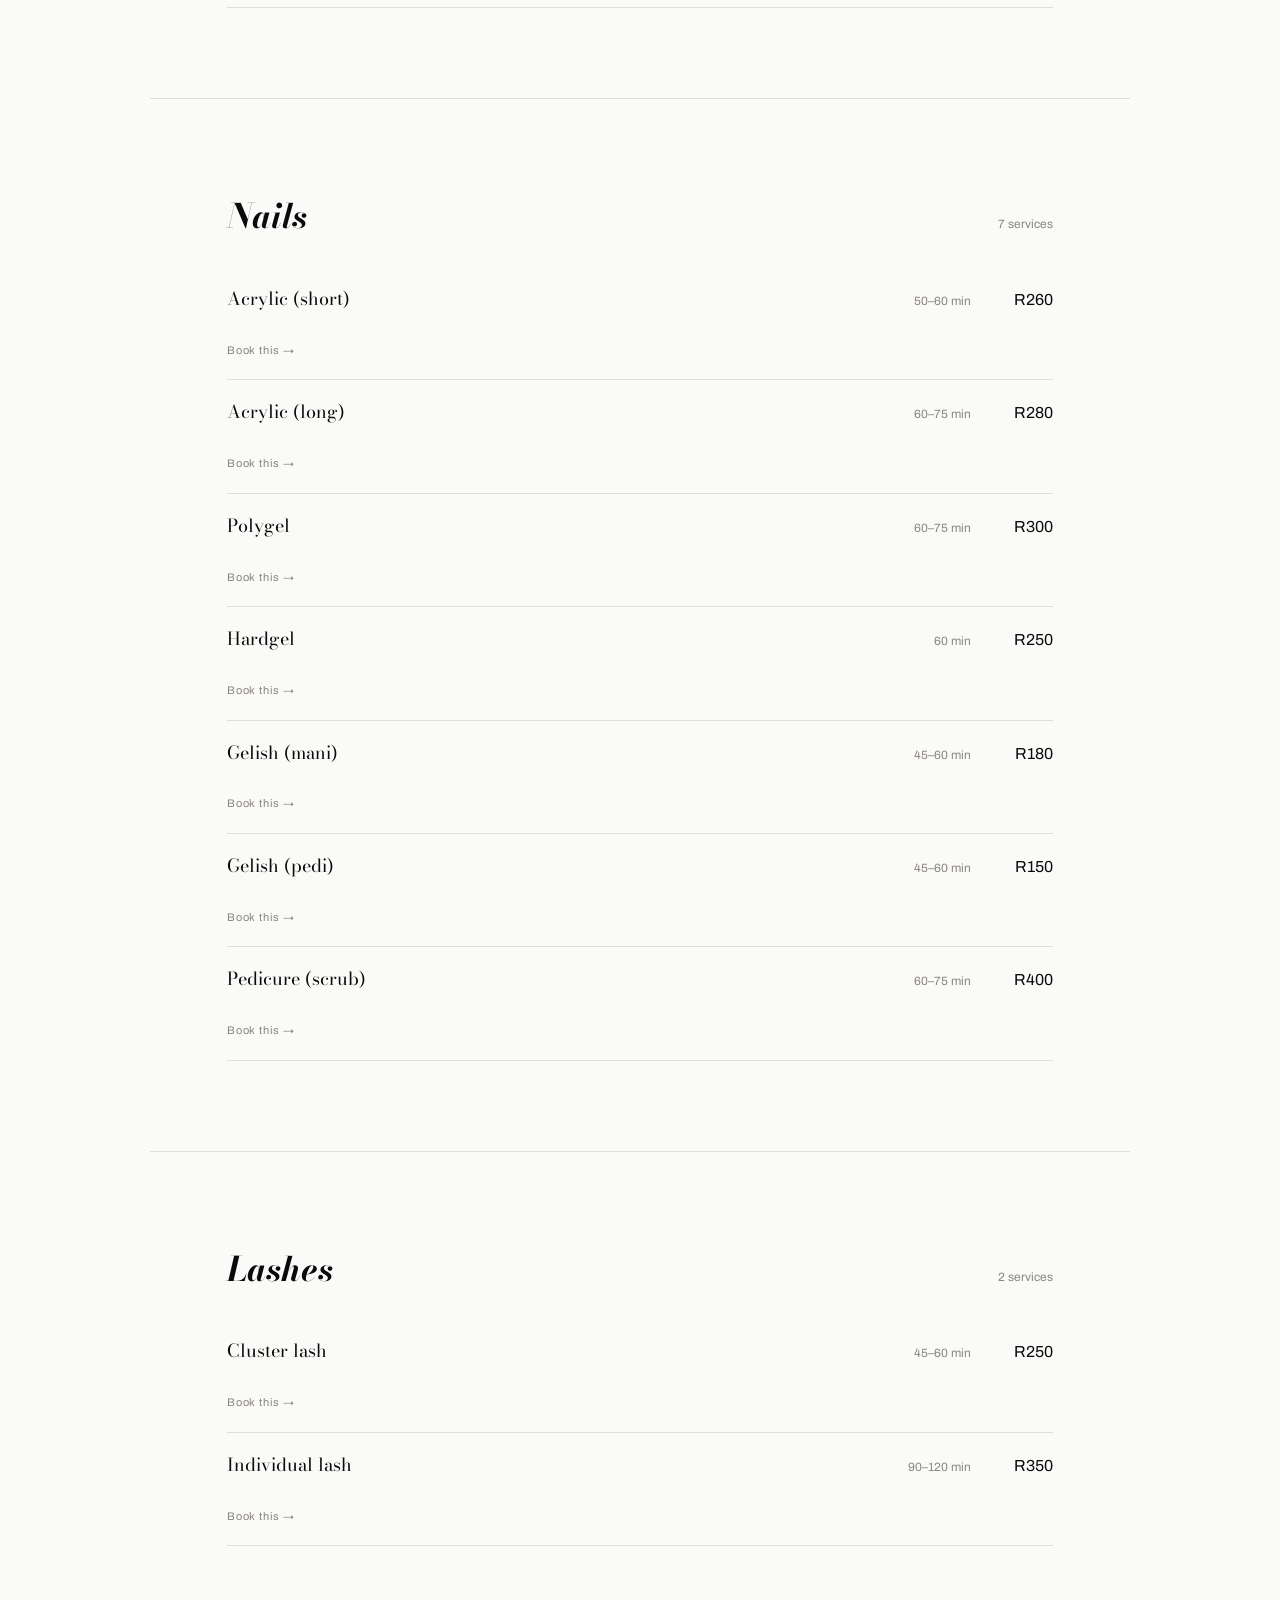
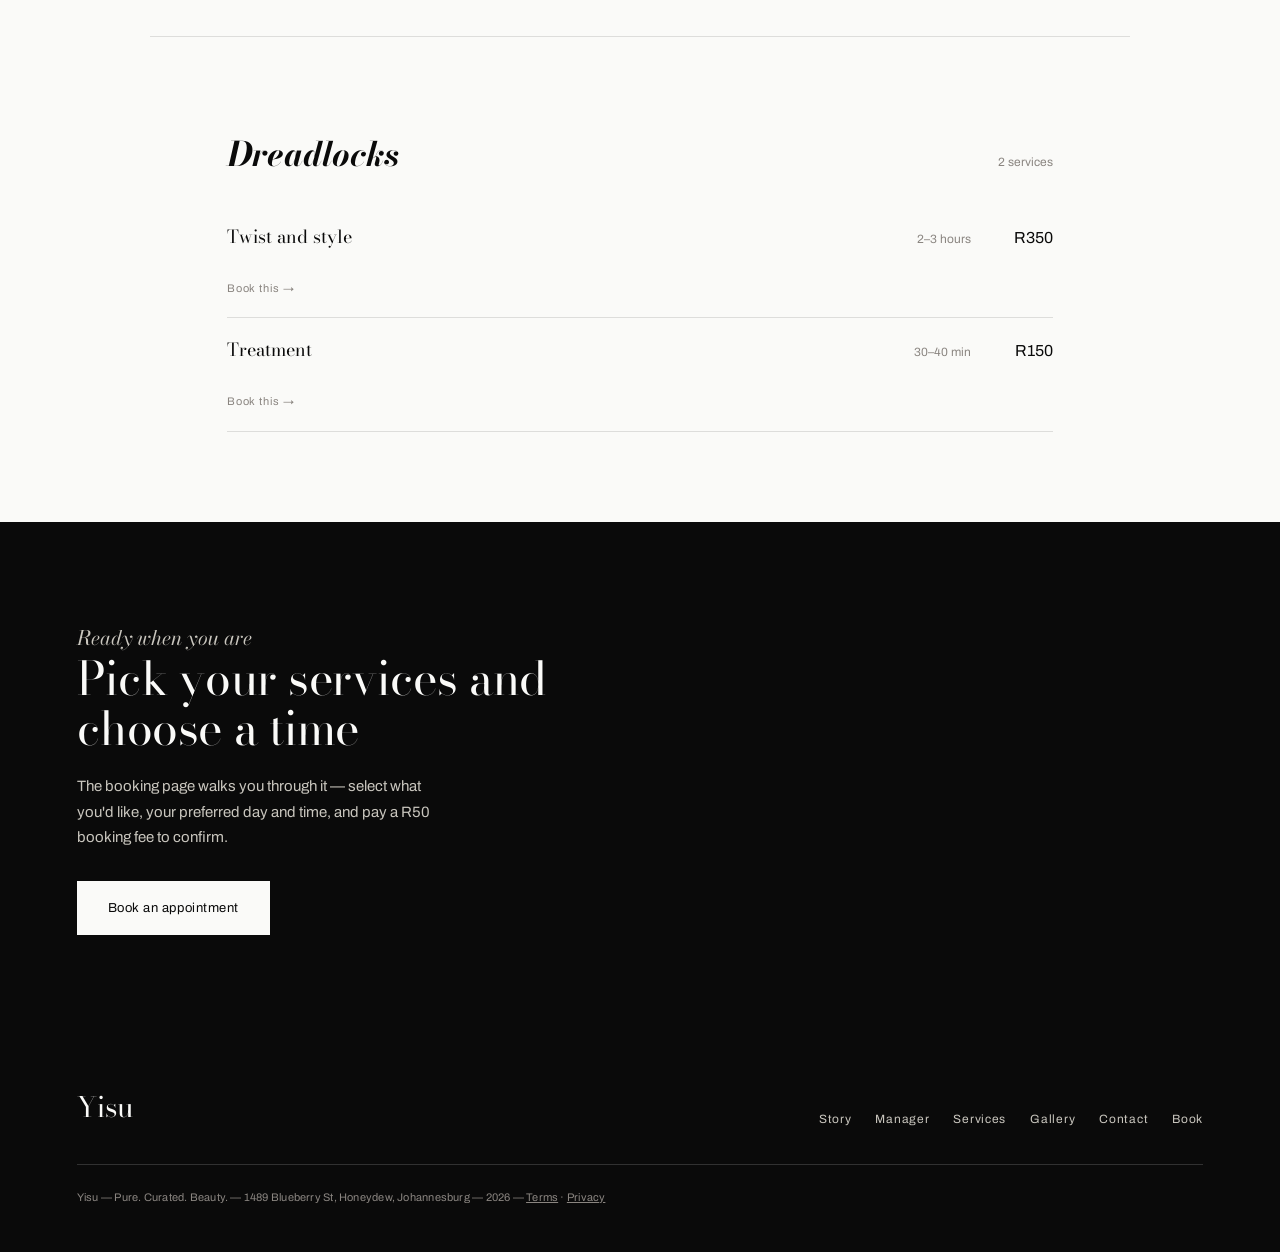
<file: services.html>
<!DOCTYPE html>
<html lang="en">
<head>
<meta charset="UTF-8">
<meta name="viewport" content="width=device-width, initial-scale=1.0">
<title>Services — Yisu</title>
<meta name="description" content="The full Yisu menu — hair, treatments, Mizani, haircuts, nails, lashes and dreadlocks, with prices and estimated time.">
<link rel="preconnect" href="https://fonts.googleapis.com">
<link rel="preconnect" href="https://fonts.gstatic.com" crossorigin>
<link href="https://fonts.googleapis.com/css2?family=Bodoni+Moda:ital,opsz,wght@0,6..96,400;1,6..96,400;0,6..96,500&family=Archivo:wght@400;500&display=swap" rel="stylesheet">
<link rel="icon" type="image/svg+xml" href="favicon.svg">
<link rel="stylesheet" href="style.css">
</head>
<body>

<nav class="nav nav--solid">
  <a href="index.html" class="nav-mark">Yisu</a>
  <ul class="nav-links">
    <li><a href="index.html#story">Story</a></li>
    <li><a href="index.html#team">Manager</a></li>
    <li><a href="services.html" class="is-active">Services</a></li>
    <li><a href="yisu-beauty-gallery.html">Gallery</a></li>
    <li><a href="index.html#contact">Contact</a></li>
  </ul>
  <a href="yisu-booking.html" class="nav-cta">Book</a>
</nav>

<section class="services-hero">
  <p class="section-kicker">The full menu</p>
  <h1 class="section-title">Everything Yisu offers, in one place</h1>
  <p class="section-lede">Prices and estimated time for every service. Booking fees are R50 per service, paid online to secure your slot — the cost below is settled at the salon.</p>

  <nav class="services-nav">
    <a href="#hair">Hair</a>
    <a href="#treatments">Treatments</a>
    <a href="#mizani">Mizani</a>
    <a href="#haircut">Haircut</a>
    <a href="#nails">Nails</a>
    <a href="#lashes">Lashes</a>
    <a href="#dreadlocks">Dreadlocks</a>
  </nav>
</section>

<div class="menu-section" id="hair">
  <div class="menu-section-head">
    <h3 class="menu-section-title">Hair</h3>
    <span class="menu-section-count">13 services</span>
  </div>
  <div class="menu-list">
    <div class="menu-item">
      <span class="menu-item-name">Knotless</span>
      <span class="menu-item-time">4–6 hours</span>
      <span class="menu-item-price">R600</span>
      <div class="menu-item-book"><a href="yisu-booking.html">Book this &rarr;</a></div>
    </div>
    <div class="menu-item">
      <span class="menu-item-name">Singles</span>
      <span class="menu-item-time">3–5 hours</span>
      <span class="menu-item-price">R400</span>
      <div class="menu-item-book"><a href="yisu-booking.html">Book this &rarr;</a></div>
    </div>
    <div class="menu-item">
      <span class="menu-item-name">Straight back</span>
      <span class="menu-item-time">2–3 hours</span>
      <span class="menu-item-price">R300</span>
      <div class="menu-item-book"><a href="yisu-booking.html">Book this &rarr;</a></div>
    </div>
    <div class="menu-item">
      <span class="menu-item-name">Twist</span>
      <span class="menu-item-time">3–4 hours</span>
      <span class="menu-item-price">R600</span>
      <div class="menu-item-book"><a href="yisu-booking.html">Book this &rarr;</a></div>
    </div>
    <div class="menu-item">
      <span class="menu-item-name">Two steps (long)</span>
      <span class="menu-item-time">4–5 hours</span>
      <span class="menu-item-price">R600</span>
      <div class="menu-item-book"><a href="yisu-booking.html">Book this &rarr;</a></div>
    </div>
    <div class="menu-item">
      <span class="menu-item-name">Two steps (short)</span>
      <span class="menu-item-time">3–4 hours</span>
      <span class="menu-item-price">R500</span>
      <div class="menu-item-book"><a href="yisu-booking.html">Book this &rarr;</a></div>
    </div>
    <div class="menu-item">
      <span class="menu-item-name">Box braids (long)</span>
      <span class="menu-item-time">4–6 hours</span>
      <span class="menu-item-price">R500</span>
      <div class="menu-item-book"><a href="yisu-booking.html">Book this &rarr;</a></div>
    </div>
    <div class="menu-item">
      <span class="menu-item-name">Pondo</span>
      <span class="menu-item-time">2–3 hours</span>
      <span class="menu-item-price">R250</span>
      <div class="menu-item-book"><a href="yisu-booking.html">Book this &rarr;</a></div>
    </div>
    <div class="menu-item">
      <span class="menu-item-name">Installation</span>
      <span class="menu-item-time">1.5–2 hours</span>
      <span class="menu-item-price">R400</span>
      <div class="menu-item-book"><a href="yisu-booking.html">Book this &rarr;</a></div>
    </div>
    <div class="menu-item">
      <span class="menu-item-name">Freehand</span>
      <span class="menu-item-time">2–3 hours</span>
      <span class="menu-item-price">R200</span>
      <div class="menu-item-book"><a href="yisu-booking.html">Book this &rarr;</a></div>
    </div>
    <div class="menu-item">
      <span class="menu-item-name">Kinky braids</span>
      <span class="menu-item-time">4–5 hours</span>
      <span class="menu-item-price">R500</span>
      <div class="menu-item-book"><a href="yisu-booking.html">Book this &rarr;</a></div>
    </div>
    <div class="menu-item">
      <span class="menu-item-name">Straight up</span>
      <span class="menu-item-time">3–4 hours</span>
      <span class="menu-item-price">R350</span>
      <div class="menu-item-book"><a href="yisu-booking.html">Book this &rarr;</a></div>
    </div>
    <div class="menu-item">
      <span class="menu-item-name">Sew-in (weave)</span>
      <span class="menu-item-time">2–3 hours</span>
      <span class="menu-item-price">R300</span>
      <div class="menu-item-book"><a href="yisu-booking.html">Book this &rarr;</a></div>
    </div>
  </div>
</div>

<div class="menu-section" id="treatments">
  <div class="menu-section-head">
    <h3 class="menu-section-title">Treatments</h3>
    <span class="menu-section-count">8 services</span>
  </div>
  <div class="menu-list">
    <div class="menu-item">
      <span class="menu-item-name">Wash</span>
      <span class="menu-item-time">20–30 min</span>
      <span class="menu-item-price">R100</span>
      <div class="menu-item-book"><a href="yisu-booking.html">Book this &rarr;</a></div>
    </div>
    <div class="menu-item">
      <span class="menu-item-name">Blowout relaxer</span>
      <span class="menu-item-time">60–75 min</span>
      <span class="menu-item-price">R150</span>
      <div class="menu-item-book"><a href="yisu-booking.html">Book this &rarr;</a></div>
    </div>
    <div class="menu-item">
      <span class="menu-item-name">Dark and Lovely</span>
      <span class="menu-item-time">40–50 min</span>
      <span class="menu-item-price">R250</span>
      <div class="menu-item-book"><a href="yisu-booking.html">Book this &rarr;</a></div>
    </div>
    <div class="menu-item">
      <span class="menu-item-name">Organic treatment</span>
      <span class="menu-item-time">30–40 min</span>
      <span class="menu-item-price">R150</span>
      <div class="menu-item-book"><a href="yisu-booking.html">Book this &rarr;</a></div>
    </div>
    <div class="menu-item">
      <span class="menu-item-name">Organic relaxer</span>
      <span class="menu-item-time">60–90 min</span>
      <span class="menu-item-price">R300</span>
      <div class="menu-item-book"><a href="yisu-booking.html">Book this &rarr;</a></div>
    </div>
    <div class="menu-item">
      <span class="menu-item-name">Shea butter treatment</span>
      <span class="menu-item-time">40–50 min</span>
      <span class="menu-item-price">R300</span>
      <div class="menu-item-book"><a href="yisu-booking.html">Book this &rarr;</a></div>
    </div>
    <div class="menu-item">
      <span class="menu-item-name">Wig straightening</span>
      <span class="menu-item-time">45–60 min</span>
      <span class="menu-item-price">R150</span>
      <div class="menu-item-book"><a href="yisu-booking.html">Book this &rarr;</a></div>
    </div>
    <div class="menu-item">
      <span class="menu-item-name">Wig straightening with wash</span>
      <span class="menu-item-time">75–90 min</span>
      <span class="menu-item-price">R250</span>
      <div class="menu-item-book"><a href="yisu-booking.html">Book this &rarr;</a></div>
    </div>
  </div>
</div>

<div class="menu-section" id="mizani">
  <div class="menu-section-head">
    <h3 class="menu-section-title">Mizani</h3>
    <span class="menu-section-count">3 services</span>
  </div>
  <div class="menu-list">
    <div class="menu-item">
      <span class="menu-item-name">Mizani relaxer</span>
      <span class="menu-item-time">90–120 min</span>
      <span class="menu-item-price">R500</span>
      <div class="menu-item-book"><a href="yisu-booking.html">Book this &rarr;</a></div>
    </div>
    <div class="menu-item">
      <span class="menu-item-name">Mizani Bondphorce</span>
      <span class="menu-item-time">100–130 min</span>
      <span class="menu-item-price">R600</span>
      <div class="menu-item-book"><a href="yisu-booking.html">Book this &rarr;</a></div>
    </div>
    <div class="menu-item">
      <span class="menu-item-name">Mizani Sensitive</span>
      <span class="menu-item-time">90–120 min</span>
      <span class="menu-item-price">R600</span>
      <div class="menu-item-book"><a href="yisu-booking.html">Book this &rarr;</a></div>
    </div>
  </div>
</div>

<div class="menu-section" id="haircut">
  <div class="menu-section-head">
    <h3 class="menu-section-title">Haircut</h3>
    <span class="menu-section-count">5 services</span>
  </div>
  <div class="menu-list">
    <div class="menu-item">
      <span class="menu-item-name">Adult haircut</span>
      <span class="menu-item-time">30–45 min</span>
      <span class="menu-item-price">R150</span>
      <div class="menu-item-book"><a href="yisu-booking.html">Book this &rarr;</a></div>
    </div>
    <div class="menu-item">
      <span class="menu-item-name">Kids haircut</span>
      <span class="menu-item-time">20–30 min</span>
      <span class="menu-item-price">R100</span>
      <div class="menu-item-book"><a href="yisu-booking.html">Book this &rarr;</a></div>
    </div>
    <div class="menu-item">
      <span class="menu-item-name">S-curl</span>
      <span class="menu-item-time">60–90 min</span>
      <span class="menu-item-price">R250</span>
      <div class="menu-item-book"><a href="yisu-booking.html">Book this &rarr;</a></div>
    </div>
    <div class="menu-item">
      <span class="menu-item-name">Cut and dye (black)</span>
      <span class="menu-item-time">60–75 min</span>
      <span class="menu-item-price">R250</span>
      <div class="menu-item-book"><a href="yisu-booking.html">Book this &rarr;</a></div>
    </div>
    <div class="menu-item">
      <span class="menu-item-name">Cut and dye (colours)</span>
      <span class="menu-item-time">75–90 min</span>
      <span class="menu-item-price">R300</span>
      <div class="menu-item-book"><a href="yisu-booking.html">Book this &rarr;</a></div>
    </div>
  </div>
</div>

<div class="menu-section" id="nails">
  <div class="menu-section-head">
    <h3 class="menu-section-title">Nails</h3>
    <span class="menu-section-count">7 services</span>
  </div>
  <div class="menu-list">
    <div class="menu-item">
      <span class="menu-item-name">Acrylic (short)</span>
      <span class="menu-item-time">50–60 min</span>
      <span class="menu-item-price">R260</span>
      <div class="menu-item-book"><a href="yisu-booking.html">Book this &rarr;</a></div>
    </div>
    <div class="menu-item">
      <span class="menu-item-name">Acrylic (long)</span>
      <span class="menu-item-time">60–75 min</span>
      <span class="menu-item-price">R280</span>
      <div class="menu-item-book"><a href="yisu-booking.html">Book this &rarr;</a></div>
    </div>
    <div class="menu-item">
      <span class="menu-item-name">Polygel</span>
      <span class="menu-item-time">60–75 min</span>
      <span class="menu-item-price">R300</span>
      <div class="menu-item-book"><a href="yisu-booking.html">Book this &rarr;</a></div>
    </div>
    <div class="menu-item">
      <span class="menu-item-name">Hardgel</span>
      <span class="menu-item-time">60 min</span>
      <span class="menu-item-price">R250</span>
      <div class="menu-item-book"><a href="yisu-booking.html">Book this &rarr;</a></div>
    </div>
    <div class="menu-item">
      <span class="menu-item-name">Gelish (mani)</span>
      <span class="menu-item-time">45–60 min</span>
      <span class="menu-item-price">R180</span>
      <div class="menu-item-book"><a href="yisu-booking.html">Book this &rarr;</a></div>
    </div>
    <div class="menu-item">
      <span class="menu-item-name">Gelish (pedi)</span>
      <span class="menu-item-time">45–60 min</span>
      <span class="menu-item-price">R150</span>
      <div class="menu-item-book"><a href="yisu-booking.html">Book this &rarr;</a></div>
    </div>
    <div class="menu-item">
      <span class="menu-item-name">Pedicure (scrub)</span>
      <span class="menu-item-time">60–75 min</span>
      <span class="menu-item-price">R400</span>
      <div class="menu-item-book"><a href="yisu-booking.html">Book this &rarr;</a></div>
    </div>
  </div>
</div>

<div class="menu-section" id="lashes">
  <div class="menu-section-head">
    <h3 class="menu-section-title">Lashes</h3>
    <span class="menu-section-count">2 services</span>
  </div>
  <div class="menu-list">
    <div class="menu-item">
      <span class="menu-item-name">Cluster lash</span>
      <span class="menu-item-time">45–60 min</span>
      <span class="menu-item-price">R250</span>
      <div class="menu-item-book"><a href="yisu-booking.html">Book this &rarr;</a></div>
    </div>
    <div class="menu-item">
      <span class="menu-item-name">Individual lash</span>
      <span class="menu-item-time">90–120 min</span>
      <span class="menu-item-price">R350</span>
      <div class="menu-item-book"><a href="yisu-booking.html">Book this &rarr;</a></div>
    </div>
  </div>
</div>

<div class="menu-section" id="dreadlocks">
  <div class="menu-section-head">
    <h3 class="menu-section-title">Dreadlocks</h3>
    <span class="menu-section-count">2 services</span>
  </div>
  <div class="menu-list">
    <div class="menu-item">
      <span class="menu-item-name">Twist and style</span>
      <span class="menu-item-time">2–3 hours</span>
      <span class="menu-item-price">R350</span>
      <div class="menu-item-book"><a href="yisu-booking.html">Book this &rarr;</a></div>
    </div>
    <div class="menu-item">
      <span class="menu-item-name">Treatment</span>
      <span class="menu-item-time">30–40 min</span>
      <span class="menu-item-price">R150</span>
      <div class="menu-item-book"><a href="yisu-booking.html">Book this &rarr;</a></div>
    </div>
  </div>
</div>

<div class="services-cta-band">
  <p class="section-kicker" style="color:var(--stone);">Ready when you are</p>
  <h2 class="section-title">Pick your services and choose a time</h2>
  <p class="section-lede">The booking page walks you through it — select what you'd like, your preferred day and time, and pay a R50 booking fee to confirm.</p>
  <a href="yisu-booking.html" class="btn btn-solid">Book an appointment</a>
</div>

<footer class="site-footer">
  <div class="footer-top">
    <span class="footer-mark">Yisu</span>
    <ul class="footer-nav">
      <li><a href="index.html#story">Story</a></li>
      <li><a href="index.html#team">Manager</a></li>
      <li><a href="services.html">Services</a></li>
      <li><a href="yisu-beauty-gallery.html">Gallery</a></li>
      <li><a href="index.html#contact">Contact</a></li>
      <li><a href="yisu-booking.html">Book</a></li>
    </ul>
  </div>
  <p class="footer-fine">Yisu — Pure. Curated. Beauty. — 1489 Blueberry St, Honeydew, Johannesburg — 2026 — <a href="terms.html" style="color:inherit;">Terms</a> &middot; <a href="privacy.html" style="color:inherit;">Privacy</a></p>
</footer>

<script src="script.js"></script>
</body>
</html>
</file>
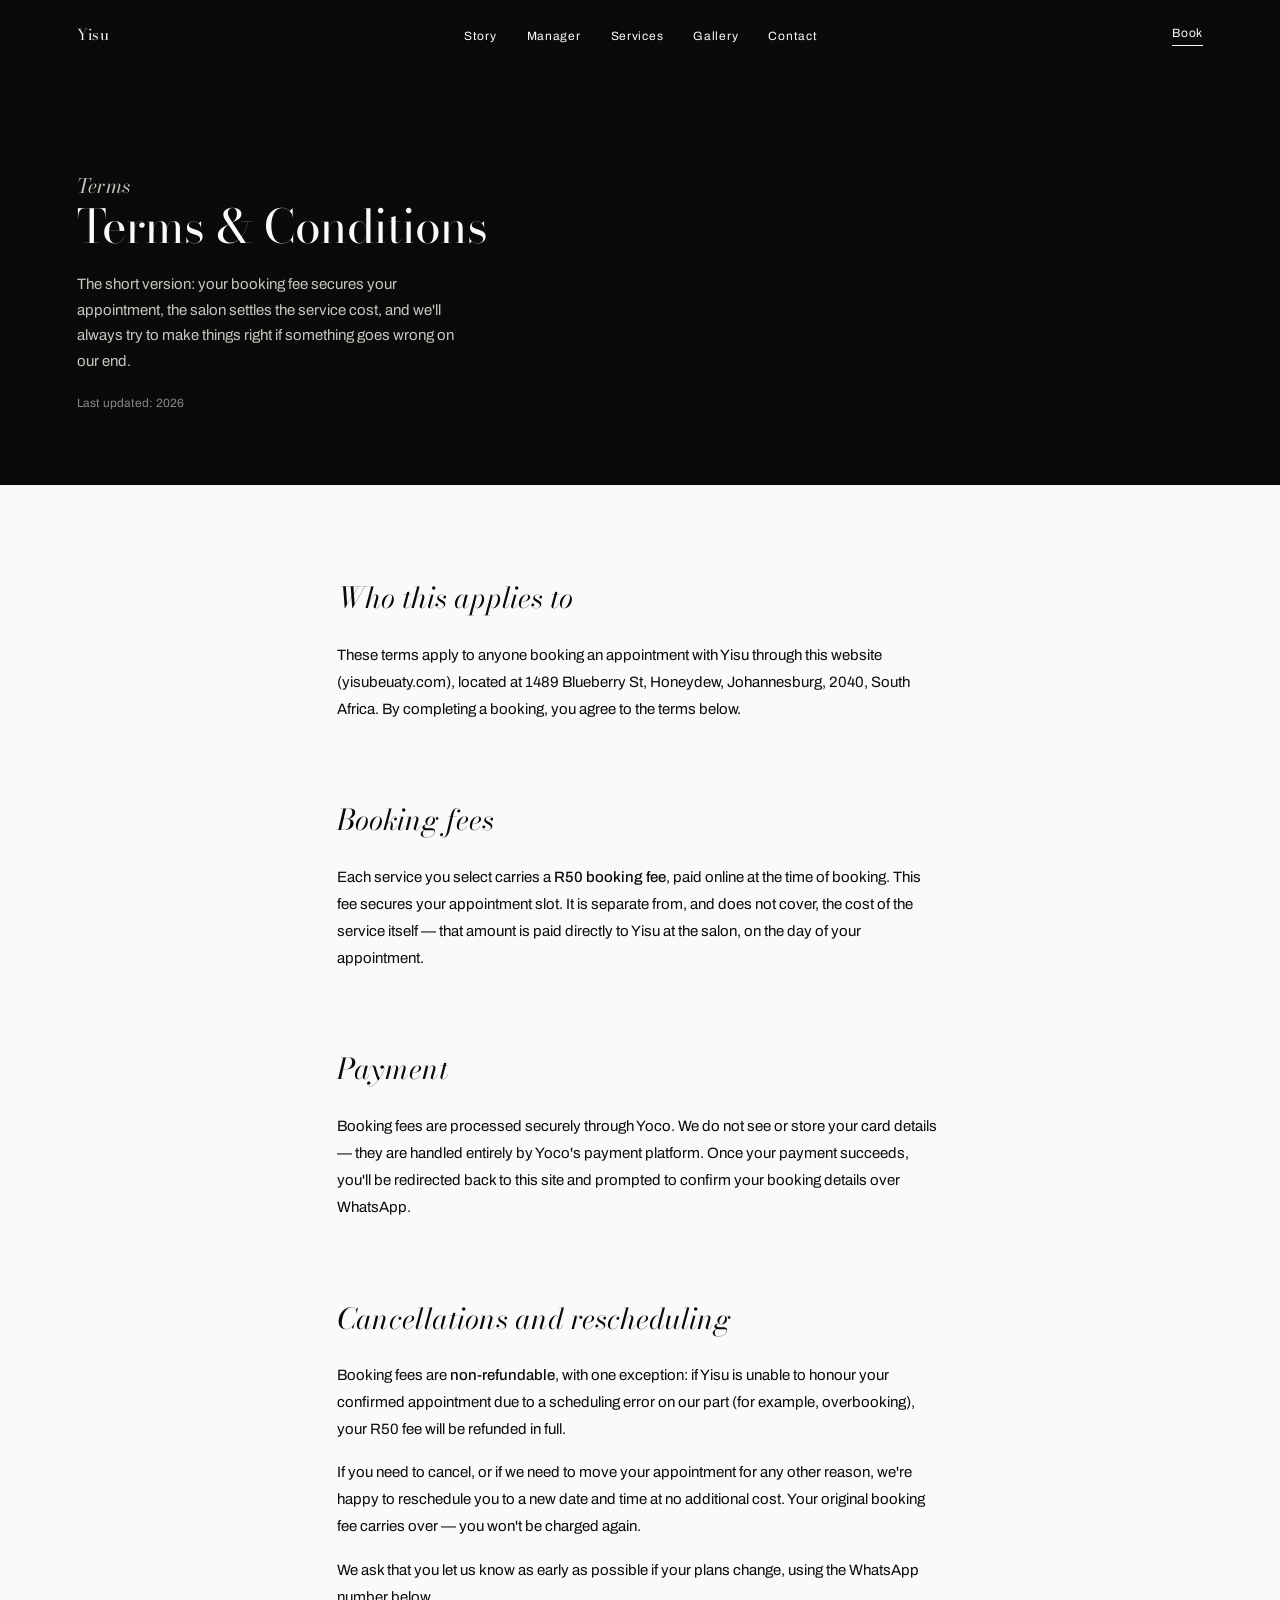
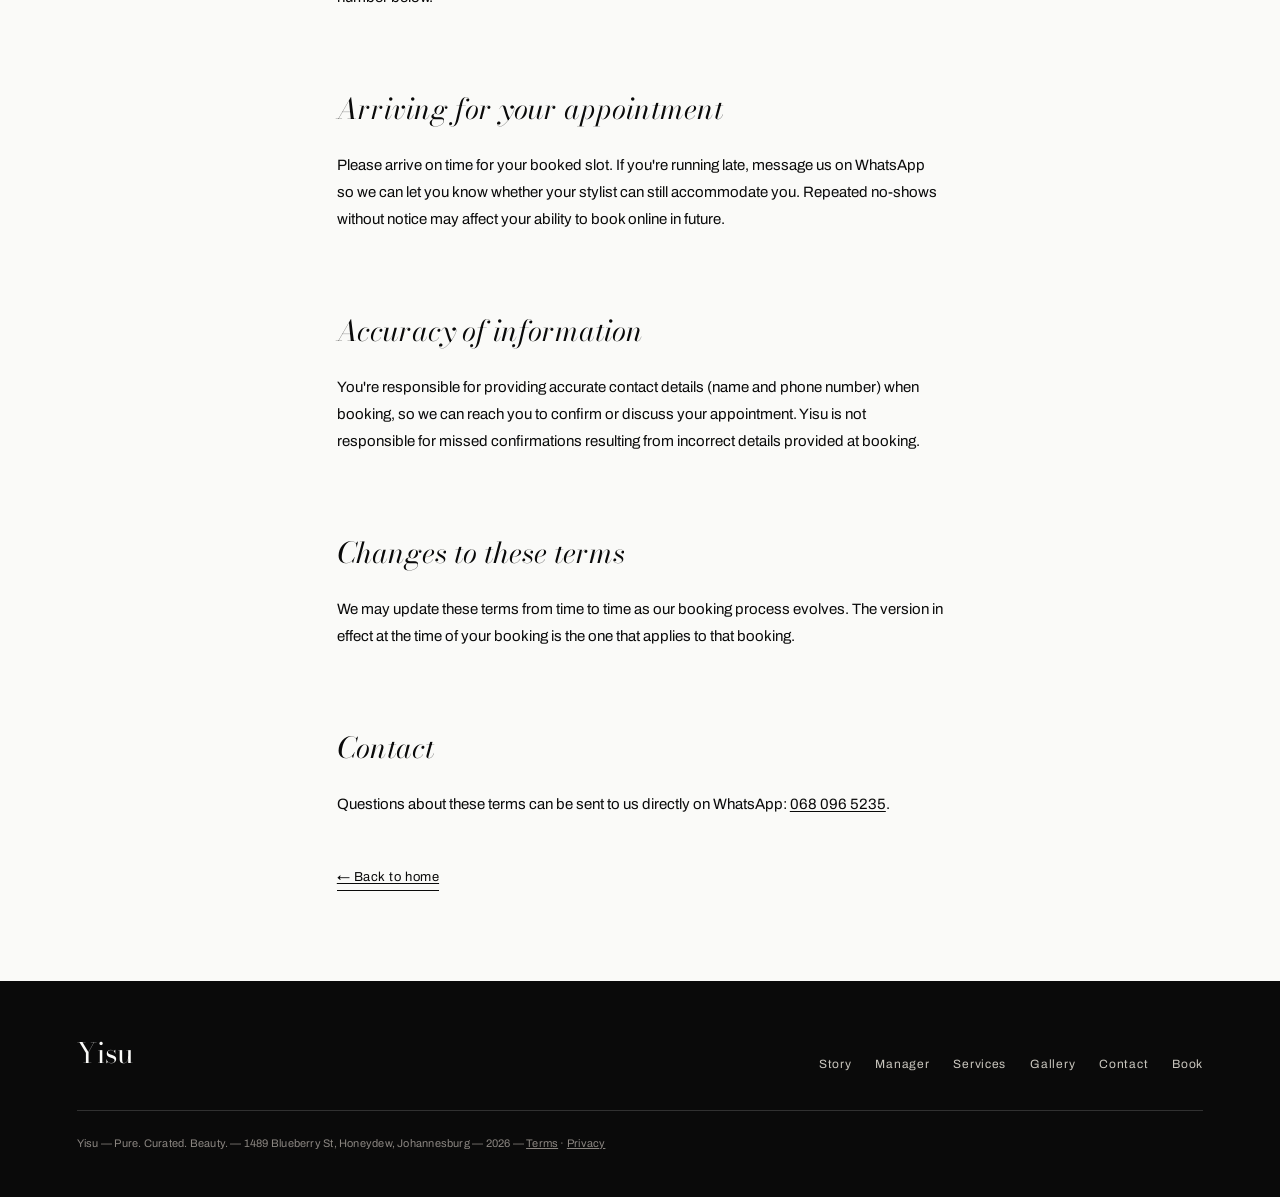
<file: terms.html>
<!DOCTYPE html>
<html lang="en">
<head>
<meta charset="UTF-8">
<meta name="viewport" content="width=device-width, initial-scale=1.0">
<title>Terms &amp; Conditions — Yisu</title>
<meta name="description" content="Booking, payment and cancellation terms for Yisu.">
<link rel="preconnect" href="https://fonts.googleapis.com">
<link rel="preconnect" href="https://fonts.gstatic.com" crossorigin>
<link href="https://fonts.googleapis.com/css2?family=Bodoni+Moda:ital,opsz,wght@0,6..96,400;1,6..96,400&family=Archivo:wght@400;500&display=swap" rel="stylesheet">
<link rel="icon" type="image/svg+xml" href="favicon.svg">
<link rel="stylesheet" href="style.css">
</head>
<body>

<nav class="nav nav--solid">
  <a href="index.html" class="nav-mark">Yisu</a>
  <ul class="nav-links">
    <li><a href="index.html#story">Story</a></li>
    <li><a href="index.html#team">Manager</a></li>
    <li><a href="services.html">Services</a></li>
    <li><a href="yisu-beauty-gallery.html">Gallery</a></li>
    <li><a href="index.html#contact">Contact</a></li>
  </ul>
  <a href="yisu-booking.html" class="nav-cta">Book</a>
</nav>

<section class="legal-hero">
  <p class="section-kicker" style="color:var(--stone);">Terms</p>
  <h1 class="section-title">Terms &amp; Conditions</h1>
  <p class="section-lede">The short version: your booking fee secures your appointment, the salon settles the service cost, and we'll always try to make things right if something goes wrong on our end.</p>
  <p class="updated">Last updated: 2026</p>
</section>

<div class="legal-body">

  <h2>Who this applies to</h2>
  <p>These terms apply to anyone booking an appointment with Yisu through this website (yisubeuaty.com), located at 1489 Blueberry St, Honeydew, Johannesburg, 2040, South Africa. By completing a booking, you agree to the terms below.</p>

  <h2>Booking fees</h2>
  <p>Each service you select carries a <strong>R50 booking fee</strong>, paid online at the time of booking. This fee secures your appointment slot. It is separate from, and does not cover, the cost of the service itself — that amount is paid directly to Yisu at the salon, on the day of your appointment.</p>

  <h2>Payment</h2>
  <p>Booking fees are processed securely through Yoco. We do not see or store your card details — they are handled entirely by Yoco's payment platform. Once your payment succeeds, you'll be redirected back to this site and prompted to confirm your booking details over WhatsApp.</p>

  <h2>Cancellations and rescheduling</h2>
  <p>Booking fees are <strong>non-refundable</strong>, with one exception: if Yisu is unable to honour your confirmed appointment due to a scheduling error on our part (for example, overbooking), your R50 fee will be refunded in full.</p>
  <p>If you need to cancel, or if we need to move your appointment for any other reason, we're happy to reschedule you to a new date and time at no additional cost. Your original booking fee carries over — you won't be charged again.</p>
  <p>We ask that you let us know as early as possible if your plans change, using the WhatsApp number below.</p>

  <h2>Arriving for your appointment</h2>
  <p>Please arrive on time for your booked slot. If you're running late, message us on WhatsApp so we can let you know whether your stylist can still accommodate you. Repeated no-shows without notice may affect your ability to book online in future.</p>

  <h2>Accuracy of information</h2>
  <p>You're responsible for providing accurate contact details (name and phone number) when booking, so we can reach you to confirm or discuss your appointment. Yisu is not responsible for missed confirmations resulting from incorrect details provided at booking.</p>

  <h2>Changes to these terms</h2>
  <p>We may update these terms from time to time as our booking process evolves. The version in effect at the time of your booking is the one that applies to that booking.</p>

  <h2>Contact</h2>
  <p>Questions about these terms can be sent to us directly on WhatsApp: <a href="https://wa.me/27680965235" target="_blank" rel="noopener">068 096 5235</a>.</p>

  <a href="index.html" class="legal-nav-link">&larr; Back to home</a>
</div>

<footer class="site-footer">
  <div class="footer-top">
    <span class="footer-mark">Yisu</span>
    <ul class="footer-nav">
      <li><a href="index.html#story">Story</a></li>
      <li><a href="index.html#team">Manager</a></li>
      <li><a href="services.html">Services</a></li>
      <li><a href="yisu-beauty-gallery.html">Gallery</a></li>
      <li><a href="index.html#contact">Contact</a></li>
      <li><a href="yisu-booking.html">Book</a></li>
    </ul>
  </div>
  <p class="footer-fine">Yisu — Pure. Curated. Beauty. — 1489 Blueberry St, Honeydew, Johannesburg — 2026 — <a href="terms.html" style="color:inherit;">Terms</a> &middot; <a href="privacy.html" style="color:inherit;">Privacy</a></p>
</footer>

<script src="script.js"></script>
</body>
</html>
</file>
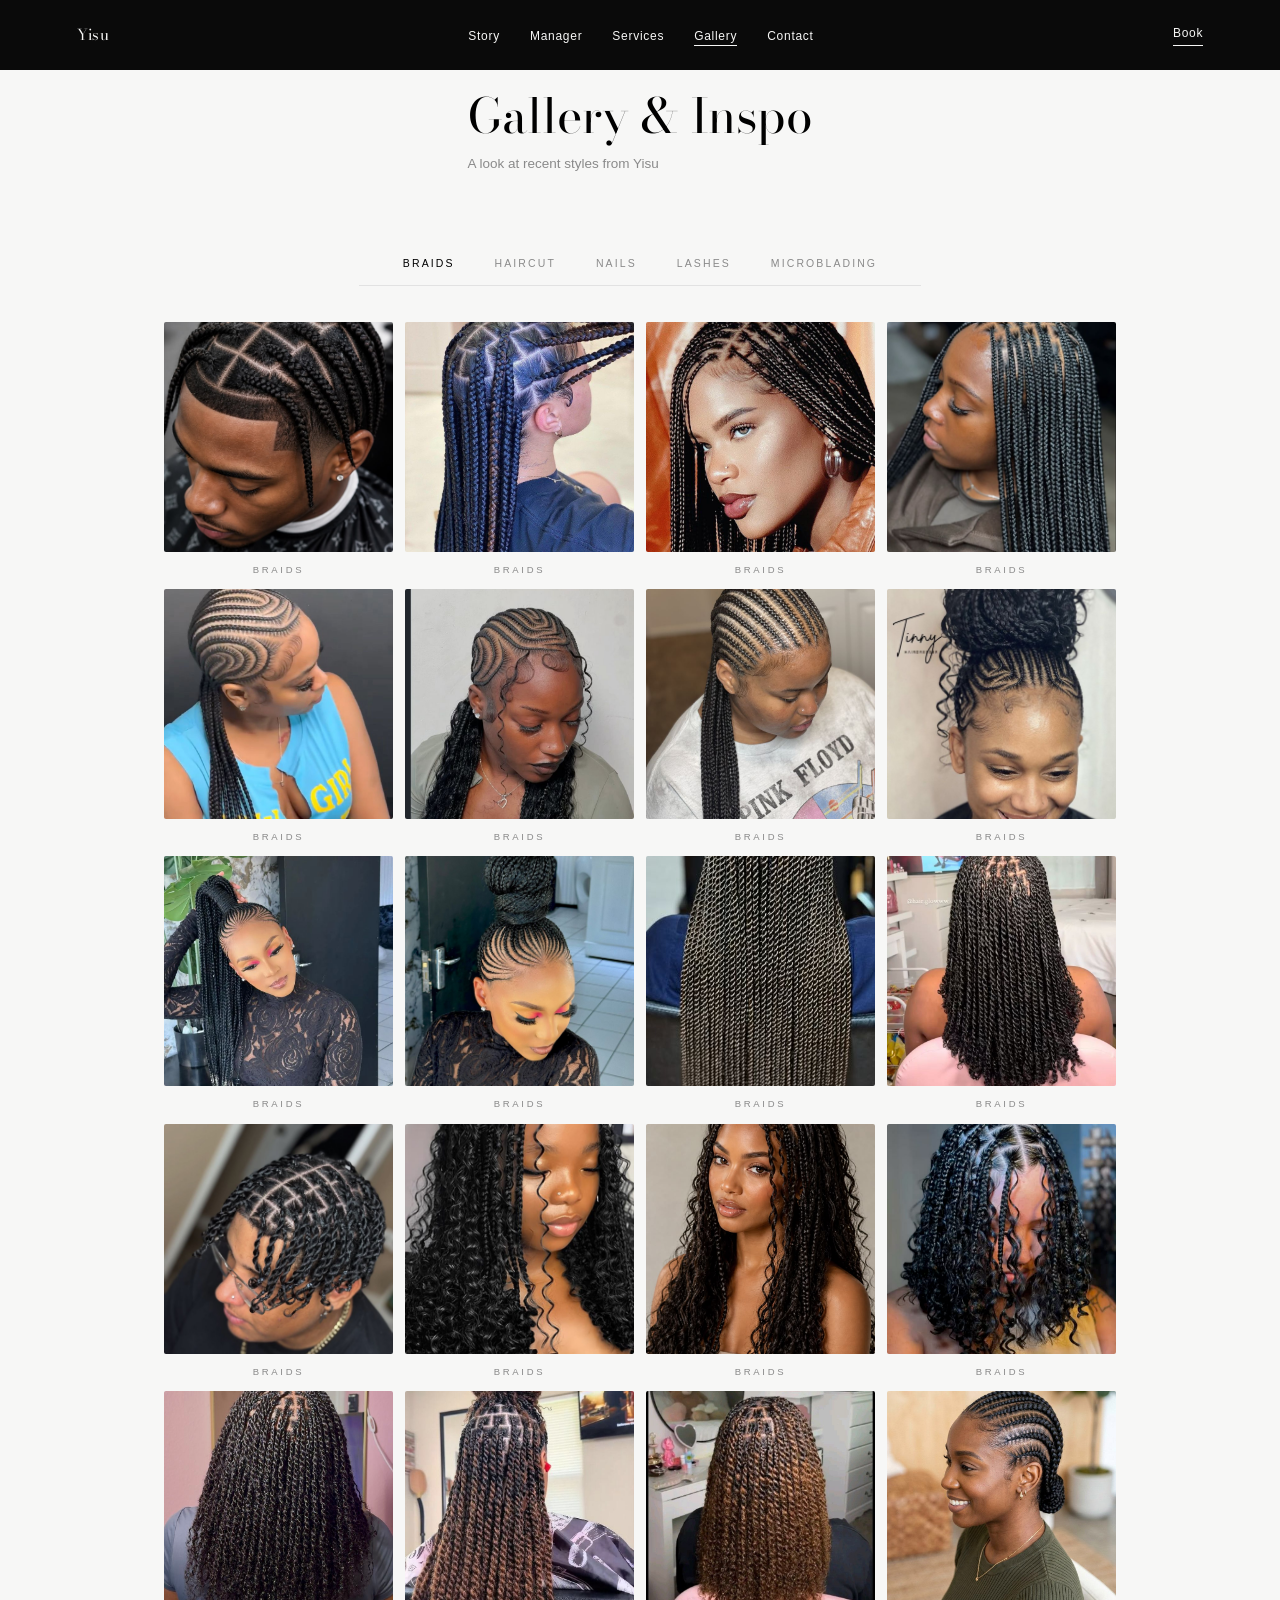
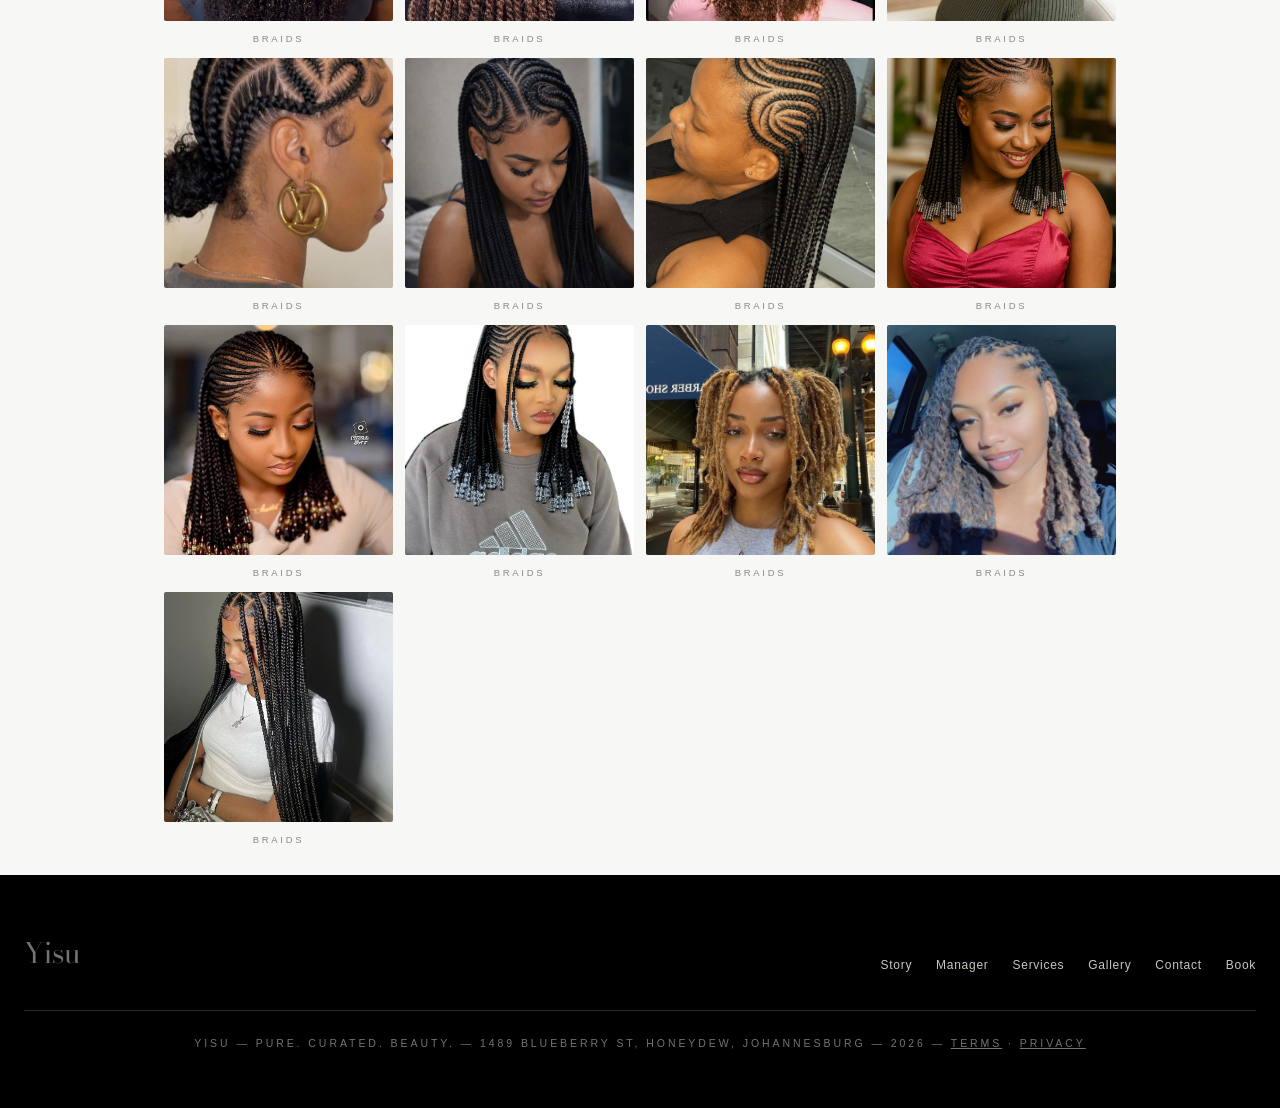
<file: yisu-beauty-gallery.html>
<!DOCTYPE html>
<html lang="en">
<head>
<meta charset="UTF-8">
<meta name="viewport" content="width=device-width, initial-scale=1.0">
<title>Gallery — Yisu</title>
<meta name="description" content="Recent work from Yisu — braids, haircuts, nails, lashes and microblading.">
<link rel="preconnect" href="https://fonts.googleapis.com">
<link rel="preconnect" href="https://fonts.gstatic.com" crossorigin>
<link href="https://fonts.googleapis.com/css2?family=Bodoni+Moda:ital,opsz,wght@0,6..96,400;1,6..96,400&family=Archivo:wght@400;500&display=swap" rel="stylesheet">
<link rel="icon" type="image/svg+xml" href="favicon.svg">
<link rel="stylesheet" href="style.css">
<link rel="stylesheet" href="legacy-booking.css">
</head>
<body>

<nav class="nav nav--solid">
  <a href="index.html" class="nav-mark">Yisu</a>
  <ul class="nav-links">
    <li><a href="index.html#story">Story</a></li>
    <li><a href="index.html#team">Manager</a></li>
    <li><a href="services.html">Services</a></li>
    <li><a href="yisu-beauty-gallery.html" class="is-active">Gallery</a></li>
    <li><a href="index.html#contact">Contact</a></li>
  </ul>
  <a href="yisu-booking.html" class="nav-cta">Book</a>
</nav>

<section class="salon-hero">
  <a href="index.html" class="back-link">&larr; Yisu</a>
  <h1>Gallery &amp; Inspo</h1>
  <p class="salon-address">A look at recent styles from Yisu</p>
</section>

<div class="category-tabs">
  <button class="tab active" data-gallery-category="braids">Braids</button>
  <button class="tab" data-gallery-category="haircut-styles">Haircut</button>
  <button class="tab" data-gallery-category="nails">Nails</button>
  <button class="tab" data-gallery-category="lashes">Lashes</button>
  <button class="tab" data-gallery-category="microblading">Microblading</button>
</div>

<div class="gallery-grid" id="galleryGrid">

  <!-- Braids -->
  <div class="gallery-item" data-gallery-category="braids">
    <img data-lightbox="gallery" src="images/braidsmen.jpg" alt="Men's braids">
    <p class="gallery-caption">Braids</p>
  </div>
  <div class="gallery-item" data-gallery-category="braids">
    <img data-lightbox="gallery" src="images/single-box.jpg" alt="Box braids">
    <p class="gallery-caption">Braids</p>
  </div>
  <div class="gallery-item" data-gallery-category="braids">
    <img data-lightbox="gallery" src="images/singles2.jpg" alt="Singles">
    <p class="gallery-caption">Braids</p>
  </div>
  <div class="gallery-item" data-gallery-category="braids">
    <img data-lightbox="gallery" src="images/singles1.jpg" alt="Singles">
    <p class="gallery-caption">Braids</p>
  </div>
  <div class="gallery-item" data-gallery-category="braids">
    <img data-lightbox="gallery" src="images/straightback1.jpg" alt="Straight back">
    <p class="gallery-caption">Braids</p>
  </div>
  <div class="gallery-item" data-gallery-category="braids">
    <img data-lightbox="gallery" src="images/straightback2.jpg" alt="Straight back">
    <p class="gallery-caption">Braids</p>
  </div>
  <div class="gallery-item" data-gallery-category="braids">
    <img data-lightbox="gallery" src="images/straightback4.jpg" alt="Straight back">
    <p class="gallery-caption">Braids</p>
  </div>
  
  <div class="gallery-item" data-gallery-category="braids">
    <img data-lightbox="gallery" src="images/straightup1.jpg" alt="Straight up">
    <p class="gallery-caption">Braids</p>
  </div>
  <div class="gallery-item" data-gallery-category="braids">
    <img data-lightbox="gallery" src="images/straightup2.jpg" alt="Straight up">
    <p class="gallery-caption">Braids</p>
  </div>
  <div class="gallery-item" data-gallery-category="braids">
    <img data-lightbox="gallery" src="images/straightup3.jpg" alt="Straight up">
    <p class="gallery-caption">Braids</p>
  </div>
  <div class="gallery-item" data-gallery-category="braids">
    <img data-lightbox="gallery" src="images/twist1.jpg" alt="Twist">
    <p class="gallery-caption">Braids</p>
  </div>
  <div class="gallery-item" data-gallery-category="braids">
    <img data-lightbox="gallery" src="images/twist2.jpg" alt="Twist">
    <p class="gallery-caption">Braids</p>
  </div>
  <div class="gallery-item" data-gallery-category="braids">
    <img data-lightbox="gallery" src="images/twist3.jpg" alt="Twist">
    <p class="gallery-caption">Braids</p>
  </div>
  <div class="gallery-item" data-gallery-category="braids">
    <img data-lightbox="gallery" src="images/knotless1.jpg" alt="Knotless">
    <p class="gallery-caption">Braids</p>
  </div>
  <div class="gallery-item" data-gallery-category="braids">
    <img data-lightbox="gallery" src="images/knotless2.jpg" alt="Knotless">
    <p class="gallery-caption">Braids</p>
  </div>
  <div class="gallery-item" data-gallery-category="braids">
    <img data-lightbox="gallery" src="images/knotless3.jpg" alt="Knotless">
    <p class="gallery-caption">Braids</p>
  </div>
  <div class="gallery-item" data-gallery-category="braids">
    <img data-lightbox="gallery" src="images/kinky1.jpg" alt="Kinky braids">
    <p class="gallery-caption">Braids</p>
  </div>
  <div class="gallery-item" data-gallery-category="braids">
    <img data-lightbox="gallery" src="images/kinky2.jpg" alt="Kinky braids">
    <p class="gallery-caption">Braids</p>
  </div>
  <div class="gallery-item" data-gallery-category="braids">
    <img data-lightbox="gallery" src="images/kinky3.jpg" alt="Kinky braids">
    <p class="gallery-caption">Braids</p>
  </div>
  <div class="gallery-item" data-gallery-category="braids">
    <img data-lightbox="gallery" src="images/corn1.jpg" alt="Freehand">
    <p class="gallery-caption">Braids</p>
  </div>
  <div class="gallery-item" data-gallery-category="braids">
    <img data-lightbox="gallery" src="images/corn2.jpg" alt="Freehand">
    <p class="gallery-caption">Braids</p>
  </div>
  <div class="gallery-item" data-gallery-category="braids">
    <img data-lightbox="gallery" src="images/twostepL1.jpg" alt="Two steps (long)">
    <p class="gallery-caption">Braids</p>
  </div>
  <div class="gallery-item" data-gallery-category="braids">
    <img data-lightbox="gallery" src="images/twostepL2.jpg" alt="Two steps (long)">
    <p class="gallery-caption">Braids</p>
  </div>
  <div class="gallery-item" data-gallery-category="braids">
    <img data-lightbox="gallery" src="images/twostepshort1.jpg" alt="Two steps (short)">
    <p class="gallery-caption">Braids</p>
  </div>
  <div class="gallery-item" data-gallery-category="braids">
    <img data-lightbox="gallery" src="images/twostepshort2.jpg" alt="Two steps (short)">
    <p class="gallery-caption">Braids</p>
  </div>
  <div class="gallery-item" data-gallery-category="braids">
    <img data-lightbox="gallery" src="images/twostepshort3.jpg" alt="Two steps (short)">
    <p class="gallery-caption">Braids</p>
  </div>
  <div class="gallery-item" data-gallery-category="braids">
    <img data-lightbox="gallery" src="images/dreadlock1.jpg" alt="Dreadlocks">
    <p class="gallery-caption">Braids</p>
  </div>
  <div class="gallery-item" data-gallery-category="braids">
    <img data-lightbox="gallery" src="images/dreadlock2.jpg" alt="Dreadlocks">
    <p class="gallery-caption">Braids</p>
  </div>
  <div class="gallery-item" data-gallery-category="braids">
    <img data-lightbox="gallery" src="images/boxbraids1.jpg" alt="Box braids">
    <p class="gallery-caption">Braids</p>
  </div>
  

  <!-- Haircut -->
  <div class="gallery-item" data-gallery-category="haircut-styles" style="display:none;">
    <img data-lightbox="gallery" src="images/haircut.jpg" alt="Haircut">
    <p class="gallery-caption">Haircut</p>
  </div>
  <div class="gallery-item" data-gallery-category="haircut-styles" style="display:none;">
    <img data-lightbox="gallery" src="images/haircut2.jpg" alt="Haircut">
    <p class="gallery-caption">Haircut</p>
  </div>
  <div class="gallery-item" data-gallery-category="haircut-styles" style="display:none;">
    <img data-lightbox="gallery" src="images/haircut3.jpg" alt="Haircut">
    <p class="gallery-caption">Haircut</p>
  </div>
  <div class="gallery-item" data-gallery-category="haircut-styles" style="display:none;">
    <img data-lightbox="gallery" src="images/haircut4.jpg" alt="Haircut">
    <p class="gallery-caption">Haircut</p>
  </div>
  <div class="gallery-item" data-gallery-category="haircut-styles" style="display:none;">
    <img data-lightbox="gallery" src="images/haircut5.jpg" alt="Haircut">
    <p class="gallery-caption">Haircut</p>
  </div>
  <div class="gallery-item" data-gallery-category="haircut-styles" style="display:none;">
    <img data-lightbox="gallery" src="images/haircut6.jpg" alt="Haircut">
    <p class="gallery-caption">Haircut</p>
  </div>
  <div class="gallery-item" data-gallery-category="haircut-styles" style="display:none;">
    <img data-lightbox="gallery" src="images/cutandbeard.jpg" alt="Cut and beard">
    <p class="gallery-caption">Haircut</p>
  </div>
  <div class="gallery-item" data-gallery-category="haircut-styles" style="display:none;">
    <img data-lightbox="gallery" src="images/cutandbleach.jpg" alt="Cut and bleach">
    <p class="gallery-caption">Haircut</p>
  </div>
  <div class="gallery-item" data-gallery-category="haircut-styles" style="display:none;">
    <img data-lightbox="gallery" src="images/cutanddye.jpg" alt="Cut and dye">
    <p class="gallery-caption">Haircut</p>
  </div>
  <div class="gallery-item" data-gallery-category="haircut-styles" style="display:none;">
    <img data-lightbox="gallery" src="images/cutanddye3.jpg" alt="Cut and dye">
    <p class="gallery-caption">Haircut</p>
  </div>
  <div class="gallery-item" data-gallery-category="haircut-styles" style="display:none;">
    <img data-lightbox="gallery" src="images/cutandbraids.jpg" alt="Cut and braids">
    <p class="gallery-caption">Haircut</p>
  </div>
  <div class="gallery-item" data-gallery-category="haircut-styles" style="display:none;">
    <img data-lightbox="gallery" src="images/trim.jpg" alt="Trim">
    <p class="gallery-caption">Haircut</p>
  </div>
  <div class="gallery-item" data-gallery-category="haircut-styles" style="display:none;">
    <img data-lightbox="gallery" src="images/trim2.jpg" alt="Trim">
    <p class="gallery-caption">Haircut</p>
  </div>
  <div class="gallery-item" data-gallery-category="haircut-styles" style="display:none;">
    <img data-lightbox="gallery" src="images/trim3.jpg" alt="Trim">
    <p class="gallery-caption">Haircut</p>
  </div>
  <div class="gallery-item" data-gallery-category="haircut-styles" style="display:none;">
    <img data-lightbox="gallery" src="images/grey-hair.jpg" alt="Grey hair colour">
    <p class="gallery-caption">Haircut</p>
  </div>

  <!-- Nails -->
  <div class="gallery-item" data-gallery-category="nails" style="display:none;">
    <img data-lightbox="gallery" src="images/acrylicshort2.jpeg" alt="Acrylic nails">
    <p class="gallery-caption">Nails</p>
  </div>
  <div class="gallery-item" data-gallery-category="nails" style="display:none;">
    <img data-lightbox="gallery" src="images/acrylicshort.jpg" alt="Acrylic nails">
    <p class="gallery-caption">Nails</p>
  </div>
  <div class="gallery-item" data-gallery-category="nails" style="display:none;">
    <img data-lightbox="gallery" src="images/acrylic6.jpg" alt="Acrylic nails">
    <p class="gallery-caption">Nails</p>
  </div>
  <div class="gallery-item" data-gallery-category="nails" style="display:none;">
    <img data-lightbox="gallery" src="images/acrylic5.jpg" alt="Acrylic nails">
    <p class="gallery-caption">Nails</p>
  </div>
  <div class="gallery-item" data-gallery-category="nails" style="display:none;">
    <img data-lightbox="gallery" src="images/acrylic4.jpg" alt="Acrylic nails">
    <p class="gallery-caption">Nails</p>
  </div>
  <div class="gallery-item" data-gallery-category="nails" style="display:none;">
    <img data-lightbox="gallery" src="images/acrylic3.jpg" alt="Acrylic nails">
    <p class="gallery-caption">Nails</p>
  </div>
  <div class="gallery-item" data-gallery-category="nails" style="display:none;">
    <img data-lightbox="gallery" src="images/acrylic2.jpg" alt="Acrylic nails">
    <p class="gallery-caption">Nails</p>
  </div>
  <div class="gallery-item" data-gallery-category="nails" style="display:none;">
    <img data-lightbox="gallery" src="images/acrylic1.jpg" alt="Acrylic nails">
    <p class="gallery-caption">Nails</p>
  </div>

  <!-- Lashes -->
  <div class="gallery-item" data-gallery-category="lashes" style="display:none;">
    <img data-lightbox="gallery" src="images/cluster2.jpg" alt="Cluster lashes">
    <p class="gallery-caption">Lashes</p>
  </div>
  <div class="gallery-item" data-gallery-category="lashes" style="display:none;">
    <img data-lightbox="gallery" src="images/cluster3.jpg" alt="Cluster lashes">
    <p class="gallery-caption">Lashes</p>
  </div>
  <div class="gallery-item" data-gallery-category="lashes" style="display:none;">
    <img data-lightbox="gallery" src="images/indi1.jpg" alt="Individual lashes">
    <p class="gallery-caption">Lashes</p>
  </div>
  <div class="gallery-item" data-gallery-category="lashes" style="display:none;">
    <img data-lightbox="gallery" src="images/indi2.jpg" alt="Individual lashes">
    <p class="gallery-caption">Lashes</p>
  </div>
  <div class="gallery-item" data-gallery-category="lashes" style="display:none;">
    <img data-lightbox="gallery" src="images/indi3.jpg" alt="Individual lashes">
    <p class="gallery-caption">Lashes</p>
  </div>

  <!-- Microblading -->
  <div class="gallery-item" data-gallery-category="microblading" style="display:none;">
    <img data-lightbox="gallery" src="images/micorblading1.jpg" alt="Microblading">
    <p class="gallery-caption">Microblading</p>
  </div>
  <div class="gallery-item" data-gallery-category="microblading" style="display:none;">
    <img data-lightbox="gallery" src="images/micorblading2.jpg" alt="Microblading">
    <p class="gallery-caption">Microblading</p>
  </div>
  <div class="gallery-item" data-gallery-category="microblading" style="display:none;">
    <img data-lightbox="gallery" src="images/microblading3.jpg" alt="Microblading">
    <p class="gallery-caption">Microblading</p>
  </div>

</div>

<footer class="site-footer">
  <div class="footer-top">
    <span class="footer-mark">Yisu</span>
    <ul class="footer-nav">
      <li><a href="index.html#story">Story</a></li>
      <li><a href="index.html#team">Manager</a></li>
      <li><a href="services.html">Services</a></li>
      <li><a href="yisu-beauty-gallery.html">Gallery</a></li>
      <li><a href="index.html#contact">Contact</a></li>
      <li><a href="yisu-booking.html">Book</a></li>
    </ul>
  </div>
  <p class="footer-fine">Yisu — Pure. Curated. Beauty. — 1489 Blueberry St, Honeydew, Johannesburg — 2026 — <a href="terms.html" style="color:inherit;">Terms</a> &middot; <a href="privacy.html" style="color:inherit;">Privacy</a></p>
</footer>

<script src="script.js"></script>
<script>
  document.querySelectorAll('.tab').forEach(function (tab) {
    tab.addEventListener('click', function () {
      document.querySelectorAll('.tab').forEach(t => t.classList.remove('active'));
      tab.classList.add('active');
      const category = tab.getAttribute('data-gallery-category');
      document.querySelectorAll('.gallery-item').forEach(function (item) {
        item.style.display = item.getAttribute('data-gallery-category') === category ? 'block' : 'none';
      });
    });
  });
</script>

</body>
</html>
</file>
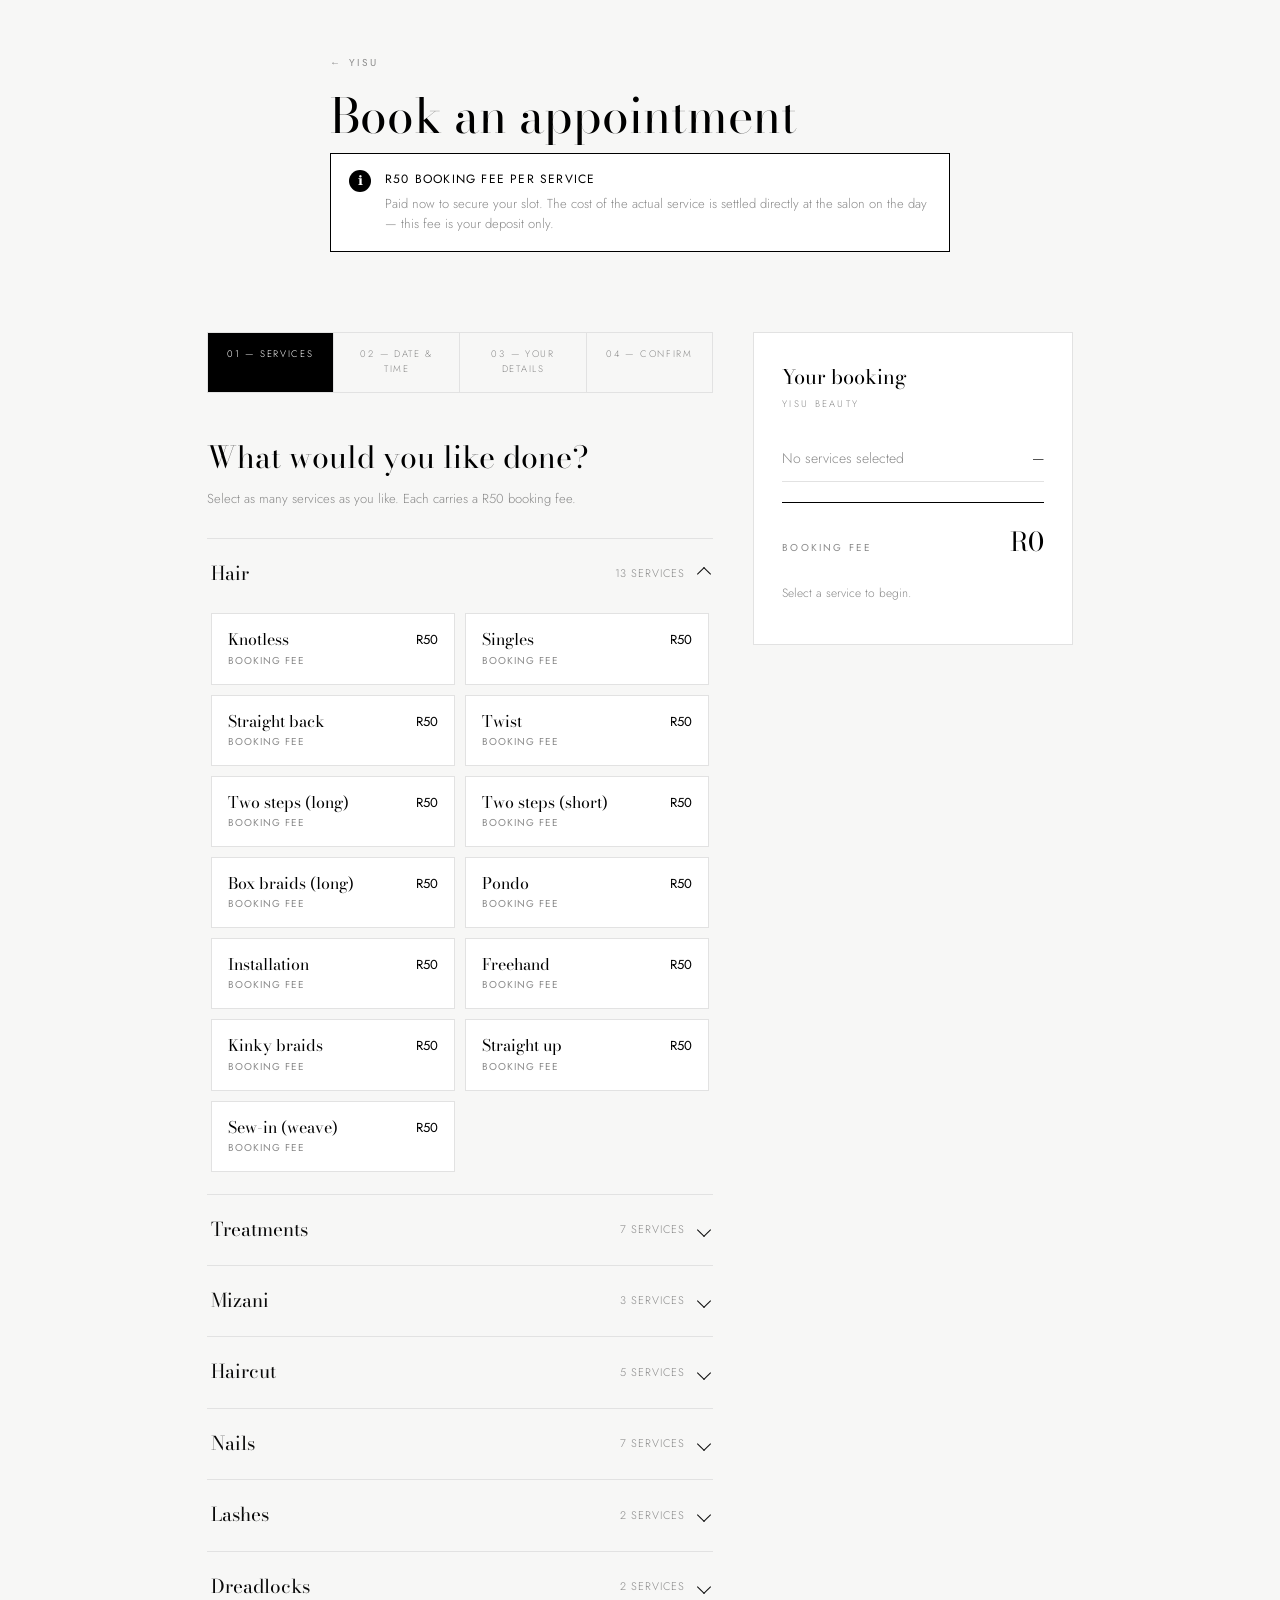
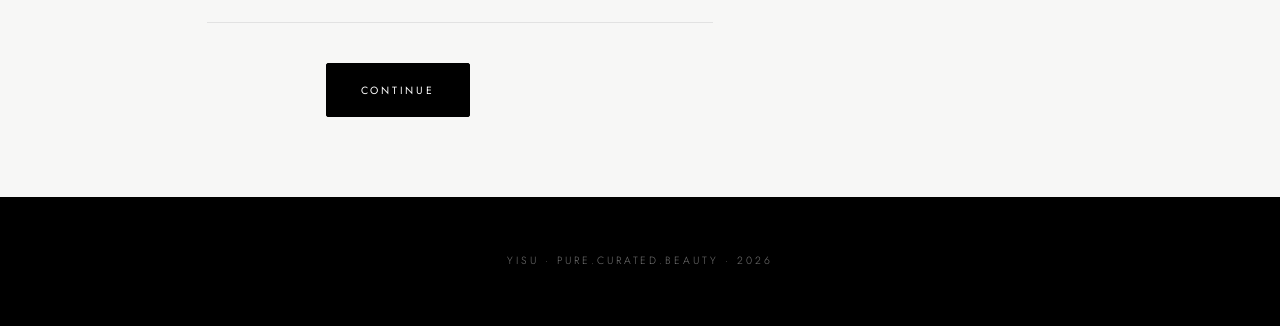
<file: yisu-booking.html>
<!DOCTYPE html>
<html lang="en">
<head>
<meta charset="UTF-8">
<meta name="viewport" content="width=device-width, initial-scale=1.0">
<title>Book — Yisu Beauty</title>
<link rel="preconnect" href="https://fonts.googleapis.com">
<link rel="preconnect" href="https://fonts.gstatic.com" crossorigin>
<link href="https://fonts.googleapis.com/css2?family=Bodoni+Moda:opsz,wght@6..96,400;6..96,500&family=Jost:wght@200;300;400&display=swap" rel="stylesheet">
<link rel="icon" type="image/svg+xml" href="favicon.svg">
<link rel="stylesheet" href="style.css">
<link rel="stylesheet" href="legacy-booking.css">
<link rel="stylesheet" href="booking-wizard.css">
</head>
<body>

<section class="salon-hero">
  <a href="index.html" class="back-link">&larr; Yisu</a>
  <h1>Book an appointment</h1>
  <div class="deposit-notice">
    <span class="deposit-icon">ℹ</span>
    <div class="deposit-text">
      <strong>R50 booking fee per service</strong>
      <span>Paid now to secure your slot. The cost of the actual service is settled directly at the salon on the day — this fee is your deposit only.</span>
    </div>
  </div>
</section>

<div class="book-wrap" id="bookRoot">
  <div class="booker">
    <div>
      <div class="steps" id="steps">
        <span data-step="1">01 — Services</span>
        <span data-step="2">02 — Date &amp; time</span>
        <span data-step="3">03 — Your details</span>
        <span data-step="4">04 — Confirm</span>
      </div>

      <!-- step 1 -->
      <div class="panel" data-panel="1">
        <h3>What would you like done?</h3>
        <p class="hint">Select as many services as you like. Each carries a R50 booking fee.</p>
        <div id="pickServices"></div>
      </div>

      <!-- step 2 -->
      <div class="panel" data-panel="2">
        <h3>When suits you?</h3>
        <p class="hint">Open every day, 7am to 6pm. Pick your preferred day and time.</p>
        <div class="fields">
          <div class="field full">
            <label for="dateSelect">Preferred day</label>
            <select id="dateSelect" class="wizard-select">
              <option value="">— Choose a day —</option>
            </select>
          </div>
          <div class="field full">
            <label for="timeSelect">Preferred time</label>
            <select id="timeSelect" class="wizard-select" disabled>
              <option value="">— Choose a day first —</option>
            </select>
          </div>
        </div>
      </div>

      <!-- step 3 -->
      <div class="panel" data-panel="3">
        <h3>Your details</h3>
        <p class="hint">Used only to confirm your booking and remind you the day before.</p>
        <div class="fields">
          <div class="field"><label for="fname">Full name</label><input id="fname" type="text" autocomplete="name" placeholder="Your name"><span class="err">Enter your name so we know who to expect.</span></div>
          <div class="field"><label for="fphone">Mobile number</label><input id="fphone" type="tel" autocomplete="tel" placeholder="082 123 4567"><span class="err">Enter a number we can reach you on.</span></div>
          <div class="field full"><label for="femail">Email (optional)</label><input id="femail" type="email" autocomplete="email" placeholder="you@email.com"></div>
          <div class="field full"><label for="fnotes">Anything we should know? (optional)</label><textarea id="fnotes" rows="3" placeholder="Length, colour, allergies, anything helpful."></textarea></div>
        </div>
      </div>

      <!-- step 4 -->
      <div class="panel" data-panel="4">
        <h3>Check it over</h3>
        <p class="hint">Confirm and we'll open WhatsApp with your booking ready to send. Nothing is charged online yet.</p>
        <div class="recap" id="recap"></div>
      </div>

      <!-- done -->
      <div class="panel" data-panel="5">
        <div class="done">
          <h3>Booking sent</h3>
          <p style="margin:10px 0 0;color:var(--grey);font-weight:300;">WhatsApp should have opened with your details ready to send. If it didn't, tap below.</p>
          <p class="ref" id="ref"></p>
          <div class="navbtns">
            <a class="wizard-btn solid" id="waAgain" href="#" target="_blank" rel="noopener">Open WhatsApp</a>
            <button class="wizard-btn ghost" id="restart" type="button">Book again</button>
          </div>
        </div>
      </div>

      <div class="navbtns" id="navbtns">
        <button class="wizard-btn ghost" id="back" type="button">Back</button>
        <button class="wizard-btn solid" id="next" type="button">Continue</button>
      </div>
    </div>

    <aside class="summary" aria-live="polite">
      <h4>Your booking</h4>
      <p class="cap">Yisu Beauty</p>
      <ul class="sumlist" id="sumlist"><li class="muted"><span>No services selected</span><span>—</span></li></ul>
      <div class="total"><b>Booking fee</b><span class="amt" id="total">R0</span></div>
      <p class="when" id="when">Select a service to begin.</p>
    </aside>
  </div>
</div>

<footer class="site-footer">
  <p>Yisu &middot; Pure.Curated.Beauty &middot; 2026</p>
</footer>

<script>
window.SALON_CONFIG = {
  salonName: "Yisu Beauty",
  refPrefix: "YB-",
  categories: [
    { name: "Hair", services: [
      { id:"knotless", name:"Knotless" },
      { id:"singles", name:"Singles" },
      { id:"straightback", name:"Straight back" },
      { id:"twist", name:"Twist" },
      { id:"twostepslong", name:"Two steps (long)" },
      { id:"twostepsshort", name:"Two steps (short)" },
      { id:"boxbraids", name:"Box braids (long)" },
      { id:"pondo", name:"Pondo" },
      { id:"installation", name:"Installation" },
      { id:"freehand", name:"Freehand" },
      { id:"kinky", name:"Kinky braids" },
      { id:"straightup", name:"Straight up" },
      { id:"sewin", name:"Sew-in (weave)" }
    ]},
    { name: "Treatments", services: [
      { id:"wash", name:"Wash" },
      { id:"blowout", name:"Blowout relaxer" },
      { id:"darklovely", name:"Dark and Lovely" },
      { id:"organictreat", name:"Organic treatment" },
      { id:"organicrelax", name:"Organic relaxer" },
      { id:"shea", name:"Shea butter treatment" },
      { id:"wigstraight", name:"Wig straightening" }
    ]},
    { name: "Mizani", services: [
      { id:"mizanirelax", name:"Mizani relaxer" },
      { id:"mizanibond", name:"Mizani Bondphorce" },
      { id:"mizanisens", name:"Mizani Sensitive" }
    ]},
    { name: "Haircut", services: [
      { id:"adultcut", name:"Adult haircut" },
      { id:"kidscut", name:"Kids haircut" },
      { id:"scurl", name:"S-curl" },
      { id:"cutdyeblack", name:"Cut and dye (black)" },
      { id:"cutdyecolour", name:"Cut and dye (colours)" }
    ]},
    { name: "Nails", services: [
      { id:"acrylicshort", name:"Acrylic (short)" },
      { id:"acryliclong", name:"Acrylic (long)" },
      { id:"polygel", name:"Polygel" },
      { id:"hardgel", name:"Hardgel" },
      { id:"gelishmani", name:"Gelish (mani)" },
      { id:"gelishpedi", name:"Gelish (pedi)" },
      { id:"pedicurescrub", name:"Pedicure (scrub)" }
    ]},
    { name: "Lashes", services: [
      { id:"clusterlash", name:"Cluster lash" },
      { id:"individuallash", name:"Individual lash" }
    ]},
    { name: "Dreadlocks", services: [
      { id:"twiststyle", name:"Twist and style" },
      { id:"locstreatment", name:"Treatment" }
    ]}
  ]
};
</script>
<script src="booking-engine.js"></script>

</body>
</html>
</file>
<file: style.css>
/* ============================================================
   YISU — standalone brand site
   Grounded in the logo: macro/glitter photography, didone
   wordmark, tight editorial grid, texture over flat minimalism.
   ============================================================ */

:root {
  --ink:      #0A0A0A;
  --paper:    #FAFAF8;
  --stone:    #C9C6BE;
  --taupe:    #8A8580;
  --line:     rgba(10, 10, 10, 0.12);
  --line-on-dark: rgba(255, 255, 255, 0.16);

  --display: "Bodoni Moda", Didot, "Times New Roman", serif;
  --sans: "Archivo", -apple-system, BlinkMacSystemFont, "Segoe UI", sans-serif;

  --ease: cubic-bezier(0.16, 1, 0.3, 1);
  --edge: 6vw;
}

* { box-sizing: border-box; }

html { scroll-behavior: smooth; }

body {
  margin: 0;
  background: var(--paper);
  color: var(--ink);
  font-family: var(--sans);
  font-size: 16px;
  font-weight: 400;
  line-height: 1.6;
  -webkit-font-smoothing: antialiased;
}

img { max-width: 100%; display: block; }
a { color: inherit; }

::selection { background: var(--ink); color: var(--paper); }

@media (prefers-reduced-motion: reduce) {
  html { scroll-behavior: auto; }
  * { animation: none !important; transition: none !important; }
}

/* ============================================================
   NAV — thin, fixed, minimal. No logo lockup repeated —
   the wordmark only appears once, in the hero.
   ============================================================ */

.nav {
  position: fixed;
  top: 0; left: 0; right: 0;
  z-index: 90;
  display: flex;
  align-items: center;
  justify-content: space-between;
  padding: 22px var(--edge);
  mix-blend-mode: difference;
  transition: background 0.3s var(--ease), padding 0.3s var(--ease);
}

.nav--solid {
  mix-blend-mode: normal;
  background: var(--ink);
}

.nav.is-scrolled {
  mix-blend-mode: normal;
  background: var(--ink);
  padding-top: 16px;
  padding-bottom: 16px;
}

.nav * { color: var(--paper); }

.nav-mark {
  font-family: var(--display);
  font-size: 15px;
  letter-spacing: 0.02em;
  text-decoration: none;
}

.nav-links {
  display: flex;
  gap: 30px;
  list-style: none;
  margin: 0;
  padding: 0;
}

.nav-links a {
  font-size: 12px;
  letter-spacing: 0.06em;
  text-decoration: none;
  position: relative;
  padding-bottom: 3px;
}

.nav-links a::after {
  content: "";
  position: absolute;
  left: 0; bottom: 0;
  width: 100%;
  height: 1px;
  background: currentColor;
  transform: scaleX(0);
  transform-origin: right;
  transition: transform 0.5s var(--ease);
}

.nav-links a:hover::after,
.nav-links a.is-active::after {
  transform: scaleX(1);
  transform-origin: left;
}

.nav-cta {
  font-size: 12px;
  letter-spacing: 0.06em;
  text-decoration: none;
  border-bottom: 1px solid currentColor;
  padding-bottom: 2px;
}

@media (max-width: 720px) {
  .nav-links { display: none; }
}

/* ============================================================
   HERO — a single full-bleed image. The buttons float over it,
   pinned low so they clear the logo sitting mid-frame.
   ============================================================ */

.hero {
  position: relative;
  height: 100svh;
  min-height: 560px;
  background: #050505;
  overflow: hidden;
}

.hero-image {
  position: absolute;
  inset: 0;
}

.hero-image .frame {
  position: absolute;
  inset: 0;
  background-size: cover;
  background-position: center;
  animation: heroSettle 2.4s var(--ease) both;
}

@keyframes heroSettle {
  from { transform: scale(1.06); opacity: 0.4; }
  to   { transform: scale(1);    opacity: 1; }
}

/* soft dark base so the buttons stay legible on any photo */
.hero-image::after {
  content: "";
  position: absolute;
  inset: 0;
  background: linear-gradient(to top, rgba(10,10,10,0.62) 0%, rgba(10,10,10,0) 38%);
  pointer-events: none;
}

.hero-actions {
  position: absolute;
  left: 0; right: 0;
  bottom: clamp(36px, 9vh, 88px);
  z-index: 2;
  display: flex;
  justify-content: center;
  gap: 18px;
  padding: 0 var(--edge);
  flex-wrap: wrap;
}

.btn {
  display: inline-flex;
  align-items: center;
  justify-content: center;
  gap: 10px;
  font-size: 13px;
  letter-spacing: 0.04em;
  text-decoration: none;
  padding: 16px 30px;
  border: 1px solid currentColor;
  transition: background 0.4s var(--ease), color 0.4s var(--ease), border-color 0.4s var(--ease);
}

.btn-solid {
  background: var(--paper);
  color: var(--ink);
  border-color: var(--paper);
}

.btn-solid:hover { background: transparent; color: var(--paper); }

.btn-ghost {
  color: var(--paper);
  background: rgba(10, 10, 10, 0.35);
  backdrop-filter: blur(6px);
  -webkit-backdrop-filter: blur(6px);
}

.btn-ghost:hover { background: var(--paper); color: var(--ink); }

@media (max-width: 520px) {
  .hero-actions { flex-direction: column; align-items: stretch; }
}

.visually-hidden {
  position: absolute;
  width: 1px; height: 1px;
  margin: -1px; padding: 0;
  overflow: hidden;
  clip: rect(0, 0, 0, 0);
  white-space: nowrap;
  border: 0;
}

/* ============================================================
   SECTION SHELL
   ============================================================ */

.section {
  padding: clamp(70px, 12vw, 140px) var(--edge);
  border-top: 1px solid var(--line);
}

.section-head {
  display: grid;
  grid-template-columns: minmax(0, 340px) 1fr;
  gap: clamp(24px, 5vw, 70px);
  margin-bottom: clamp(46px, 7vw, 88px);
}

@media (max-width: 780px) {
  .section-head { grid-template-columns: 1fr; }
}

.section-kicker {
  font-family: var(--display);
  font-style: italic;
  font-size: 20px;
  color: var(--taupe);
  margin: 0;
}

.section-title {
  font-family: var(--display);
  font-weight: 400;
  font-size: clamp(2rem, 4vw, 2.9rem);
  line-height: 1.08;
  letter-spacing: -0.01em;
  margin: 0 0 20px;
  max-width: 14ch;
}

.section-lede {
  font-size: 15px;
  color: var(--taupe);
  max-width: 42ch;
  line-height: 1.7;
  margin: 0;
}

/* ============================================================
   STORY — CEO. Offset editorial grid, not centered.
   ============================================================ */

.story {
  display: grid;
  grid-template-columns: 0.85fr 1.15fr;
  gap: clamp(30px, 6vw, 80px);
  align-items: start;
}

@media (max-width: 860px) {
  .story { grid-template-columns: 1fr; }
}

.story-portrait {
  position: relative;
  aspect-ratio: 4 / 5;
  background: var(--ink);
  overflow: hidden;
}

.story-portrait img {
  width: 100%; height: 100%;
  object-fit: cover;
}

.placeholder-slot {
  width: 100%; height: 100%;
  display: flex;
  align-items: center;
  justify-content: center;
  text-align: center;
  padding: 24px;
  background:
    repeating-linear-gradient(135deg, rgba(10,10,10,0.04) 0 14px, transparent 14px 28px),
    var(--ink);
  color: var(--stone);
  font-size: 11px;
  letter-spacing: 0.12em;
  border: 1px dashed var(--line-on-dark);
}

.story-name {
  font-family: var(--display);
  font-size: 15px;
  letter-spacing: 0.02em;
  margin: 16px 0 0;
}

.story-role {
  font-size: 11px;
  letter-spacing: 0.12em;
  color: var(--taupe);
  margin: 4px 0 0;
}

.story-copy p {
  font-size: 16px;
  line-height: 1.85;
  color: var(--ink);
  max-width: 52ch;
  margin: 0 0 22px;
}

.story-copy p:first-of-type::first-letter {
  font-family: var(--display);
  font-size: 3.6em;
  float: left;
  line-height: 0.8;
  padding: 0.05em 0.08em 0 0;
}

/* ============================================================
   TEAM — manager set apart and larger; staff in a quiet grid.
   ============================================================ */

.manager {
  display: grid;
  grid-template-columns: 220px 1fr;
  gap: 34px;
  align-items: center;
  padding-bottom: clamp(46px, 7vw, 80px);
  margin-bottom: clamp(46px, 7vw, 80px);
  border-bottom: 1px solid var(--line);
}

@media (max-width: 620px) {
  .manager { grid-template-columns: 1fr; }
}

.manager-portrait {
  aspect-ratio: 1;
  overflow: hidden;
  background: var(--ink);
}

.manager-portrait img {
  width: 100%; height: 100%;
  object-fit: cover;
}

.manager-label {
  font-size: 11px;
  letter-spacing: 0.14em;
  color: var(--taupe);
  margin: 0 0 10px;
}

.manager-name {
  font-family: var(--display);
  font-size: clamp(1.6rem, 3vw, 2.1rem);
  margin: 0 0 8px;
}

.manager-note {
  font-size: 14px;
  color: var(--taupe);
  max-width: 46ch;
  line-height: 1.7;
  margin: 0;
}

.team-grid {
  display: grid;
  grid-template-columns: repeat(auto-fill, minmax(190px, 1fr));
  gap: clamp(20px, 3vw, 34px);
}

.team-card { text-align: left; }

.team-photo {
  aspect-ratio: 4 / 5;
  overflow: hidden;
  background: var(--ink);
  margin-bottom: 14px;
}

.team-photo img {
  width: 100%; height: 100%;
  object-fit: cover;
  transition: transform 0.7s var(--ease);
}

.team-card:hover .team-photo img {
  transform: scale(1.03);
}

.team-name {
  font-family: var(--display);
  font-size: 16px;
  margin: 0 0 3px;
}

.team-role {
  font-size: 11px;
  letter-spacing: 0.08em;
  color: var(--taupe);
  margin: 0;
}

/* ============================================================
   SERVICES PREVIEW
   ============================================================ */

.services-list {
  display: flex;
  flex-direction: column;
}

.service-line {
  display: flex;
  justify-content: space-between;
  align-items: baseline;
  gap: 20px;
  padding: 20px 0;
  border-bottom: 1px solid var(--line);
  text-decoration: none;
  color: var(--ink);
}

.service-line-name {
  font-family: var(--display);
  font-size: 19px;
}

.service-line-meta {
  font-size: 12px;
  color: var(--taupe);
  white-space: nowrap;
}

.services-cta {
  margin-top: 30px;
  display: inline-block;
  font-size: 13px;
  letter-spacing: 0.04em;
  text-decoration: none;
  border-bottom: 1px solid var(--ink);
  padding-bottom: 2px;
}

/* ============================================================
   GALLERY TEASER
   ============================================================ */

.gallery-strip {
  display: grid;
  grid-template-columns: repeat(4, 1fr);
  gap: 10px;
}

@media (max-width: 760px) {
  .gallery-strip { grid-template-columns: repeat(2, 1fr); }
}

.gallery-tile {
  aspect-ratio: 3 / 4;
  overflow: hidden;
  background: var(--ink);
}

.gallery-tile img {
  width: 100%; height: 100%;
  object-fit: cover;
  transition: transform 0.7s var(--ease);
}

.gallery-tile:hover img {
  transform: scale(1.04);
}

/* ============================================================
   CONTACT — info only, no form.
   ============================================================ */

.contact {
  display: grid;
  grid-template-columns: 1fr 1fr;
  gap: clamp(30px, 6vw, 80px);
}

@media (max-width: 780px) {
  .contact { grid-template-columns: 1fr; }
}

.contact-block dt {
  font-size: 11px;
  letter-spacing: 0.12em;
  color: var(--taupe);
  margin: 0 0 6px;
}

.contact-block dd {
  font-family: var(--display);
  font-size: 20px;
  margin: 0 0 30px;
}

.contact-block a {
  text-decoration: none;
  border-bottom: 1px solid var(--line);
  transition: border-color 0.3s var(--ease);
}

.contact-block a:hover { border-color: var(--ink); }

.manager-card {
  display: flex;
  gap: 20px;
  align-items: center;
  padding: 24px;
  background: var(--ink);
  color: var(--paper);
}

.manager-card .story-portrait {
  width: 90px; height: 90px;
  aspect-ratio: 1;
  flex-shrink: 0;
}

.manager-card-name {
  font-family: var(--display);
  font-size: 17px;
  margin: 0 0 4px;
}

.manager-card-note {
  font-size: 12px;
  color: var(--stone);
  margin: 0;
  line-height: 1.6;
}

.map-frame {
  margin-top: clamp(30px, 5vw, 50px);
  width: 100%;
  height: 360px;
  border: 1px solid var(--line);
  overflow: hidden;
}

.map-frame iframe {
  display: block;
  width: 100%;
  height: 100%;
}

@media (max-width: 620px) {
  .map-frame { height: 280px; }
}

/* ============================================================
   FOOTER
   ============================================================ */

.site-footer {
  background: var(--ink);
  color: var(--paper);
  padding: 50px var(--edge) 34px;
}

.footer-top {
  display: flex;
  justify-content: space-between;
  align-items: flex-end;
  flex-wrap: wrap;
  gap: 24px;
  padding-bottom: 34px;
  margin-bottom: 24px;
  border-bottom: 1px solid var(--line-on-dark);
}

.footer-mark {
  font-family: var(--display);
  font-size: 28px;
}

.footer-nav {
  display: flex;
  gap: 24px;
  list-style: none;
  padding: 0; margin: 0;
  flex-wrap: wrap;
}

.footer-nav a {
  font-size: 12px;
  letter-spacing: 0.06em;
  text-decoration: none;
  color: var(--stone);
}

.footer-nav a:hover { color: var(--paper); }

.footer-fine {
  font-size: 11px;
  color: var(--taupe);
  letter-spacing: 0.02em;
}

/* ============================================================
   SCROLL REVEAL — one entrance style, used consistently
   ============================================================ */

.reveal {
  opacity: 0;
  transform: translateY(24px);
  transition: opacity 0.9s var(--ease), transform 0.9s var(--ease);
}

.reveal.is-in {
  opacity: 1;
  transform: none;
}

/* ============================================================
   SERVICES PAGE — full browsable menu, editorial style.
   Distinct from the booking wizard: this page is for reading
   and deciding, not transacting.
   ============================================================ */

.services-hero {
  padding: clamp(120px, 16vw, 180px) var(--edge) clamp(50px, 8vw, 80px);
  background: var(--ink);
  color: var(--paper);
}

.services-hero .section-kicker { color: var(--stone); }

.services-hero .section-title {
  color: var(--paper);
  max-width: 16ch;
}

.services-hero .section-lede { color: var(--stone); max-width: 48ch; }

.services-nav {
  display: flex;
  flex-wrap: wrap;
  gap: 10px 26px;
  margin-top: 36px;
  padding-top: 30px;
  border-top: 1px solid var(--line-on-dark);
}

.services-nav a {
  font-size: 12px;
  letter-spacing: 0.1em;
  text-decoration: none;
  color: var(--stone);
  transition: color 0.3s var(--ease);
}

.services-nav a:hover { color: var(--paper); }

.menu-section {
  padding: clamp(50px, 8vw, 90px) var(--edge);
  border-top: 1px solid var(--line);
  max-width: 980px;
  margin: 0 auto;
}

.menu-section-head {
  display: flex;
  align-items: baseline;
  justify-content: space-between;
  gap: 20px;
  margin-bottom: 8px;
}

.menu-section-title {
  font-family: var(--display);
  font-style: italic;
  font-size: clamp(1.6rem, 3vw, 2.1rem);
  margin: 0;
}

.menu-section-count {
  font-size: 12px;
  color: var(--taupe);
  white-space: nowrap;
}

.menu-list {
  margin-top: 24px;
}

.menu-item {
  display: grid;
  grid-template-columns: 1fr auto auto;
  align-items: baseline;
  gap: 18px;
  padding: 18px 0;
  border-bottom: 1px solid var(--line);
}

.menu-item-name {
  font-family: var(--display);
  font-size: 18px;
}

.menu-item-time {
  font-size: 12px;
  color: var(--taupe);
  white-space: nowrap;
}

.menu-item-price {
  font-size: 16px;
  white-space: nowrap;
  min-width: 64px;
  text-align: right;
}

.menu-item-book {
  grid-column: 1 / -1;
  margin-top: 4px;
}

.menu-item-book a {
  font-size: 11px;
  letter-spacing: 0.08em;
  text-decoration: none;
  color: var(--taupe);
  border-bottom: 1px solid transparent;
  transition: color 0.3s var(--ease), border-color 0.3s var(--ease);
}

.menu-item-book a:hover {
  color: var(--ink);
  border-color: var(--ink);
}

@media (max-width: 560px) {
  .menu-item {
    grid-template-columns: 1fr auto;
  }
  .menu-item-time { grid-column: 1 / 2; }
}

.services-cta-band {
  background: var(--ink);
  color: var(--paper);
  padding: clamp(60px, 9vw, 100px) var(--edge);
  text-align: left;
}

.services-cta-band .section-title { color: var(--paper); max-width: 18ch; }
.services-cta-band .section-lede { color: var(--stone); }

.services-cta-band .btn-solid { margin-top: 30px; }

/* ============================================================
   LIGHTBOX — full-size image viewer with previous / next.
   Used by the homepage teaser and the gallery page.
   ============================================================ */

[data-lightbox] { cursor: zoom-in; }

.lb {
  position: fixed;
  inset: 0;
  z-index: 300;
  display: none;
  align-items: center;
  justify-content: center;
  background: rgba(6, 6, 6, 0.96);
  padding: 56px 72px;
}

.lb.is-open {
  display: flex;
  animation: lbFade 0.3s var(--ease);
}

@keyframes lbFade { from { opacity: 0; } to { opacity: 1; } }

.lb-figure {
  margin: 0;
  max-width: 100%;
  max-height: 100%;
  display: flex;
  flex-direction: column;
  align-items: center;
  gap: 14px;
}

.lb-img {
  max-width: 100%;
  max-height: calc(100svh - 150px);
  width: auto;
  height: auto;
  object-fit: contain;
  display: block;
}

.lb-caption {
  font-size: 12px;
  letter-spacing: 0.08em;
  color: var(--stone);
  text-align: center;
  min-height: 1.4em;
}

.lb-btn {
  position: absolute;
  background: none;
  border: 0;
  color: var(--paper);
  cursor: pointer;
  font-family: var(--sans);
  opacity: 0.7;
  transition: opacity 0.25s var(--ease);
  padding: 14px;
  line-height: 1;
}

.lb-btn:hover, .lb-btn:focus-visible { opacity: 1; outline: none; }

.lb-close { top: 14px; right: 18px; font-size: 32px; }
.lb-prev  { left: 10px;  top: 50%; transform: translateY(-50%); font-size: 34px; }
.lb-next  { right: 10px; top: 50%; transform: translateY(-50%); font-size: 34px; }

.lb-count {
  position: absolute;
  top: 24px; left: 28px;
  font-size: 12px;
  letter-spacing: 0.1em;
  color: var(--stone);
}

@media (max-width: 640px) {
  .lb { padding: 64px 12px 72px; }
  .lb-prev, .lb-next { top: auto; bottom: 14px; transform: none; }
  .lb-prev { left: 24px; }
  .lb-next { right: 24px; }
}

/* ============================================================
   LEGAL PAGES — Terms & Privacy. Plain, readable, editorial.
   ============================================================ */

.legal-hero {
  padding: clamp(120px, 16vw, 170px) var(--edge) clamp(40px, 6vw, 60px);
  background: var(--ink);
  color: var(--paper);
}

.legal-hero .section-title { color: var(--paper); max-width: 20ch; }
.legal-hero .section-lede { color: var(--stone); }
.legal-hero .updated { font-size: 12px; color: var(--taupe); margin-top: 20px; }

.legal-body {
  max-width: 760px;
  margin: 0 auto;
  padding: clamp(50px, 8vw, 90px) var(--edge);
}

.legal-body h2 {
  font-family: var(--display);
  font-style: italic;
  font-weight: 400;
  font-size: clamp(1.4rem, 2.6vw, 1.8rem);
  margin: 2.6em 0 0.7em;
}

.legal-body h2:first-child { margin-top: 0; }

.legal-body p, .legal-body li {
  font-size: 15px;
  line-height: 1.8;
  color: var(--ink);
  margin: 0 0 1.1em;
}

.legal-body ul { padding-left: 1.3em; }

.legal-body a { color: var(--ink); text-decoration: underline; text-underline-offset: 2px; }

.legal-body strong { font-weight: 500; }

.legal-nav-link {
  display: inline-block;
  margin-top: 2.5em;
  font-size: 13px;
  letter-spacing: 0.04em;
  text-decoration: none;
  border-bottom: 1px solid var(--ink);
  padding-bottom: 2px;
}

/* ============================================================
   HERO — PORTRAIT / PHONE LAYOUT
   A wide image cropped with `cover` loses its left and right
   edges on a tall, narrow screen, which cuts the logo off.
   On portrait screens the image is shown whole (`contain`) and
   the buttons sit beneath it on the same near-black background.
   Must stay at the END of the file so it overrides the base hero.
   ============================================================ */

@media (max-width: 700px), (max-aspect-ratio: 1/1) {
  .hero {
    height: auto;
    min-height: 82svh;
    display: flex;
    flex-direction: column;
    justify-content: center;
    padding-top: 72px;          /* clear the fixed nav */
  }

  .hero-image {
    position: relative;
    inset: auto;
    width: 100%;
    aspect-ratio: 16 / 9;       /* change if your hero image has a different shape */
  }

  .hero-image .frame {
    background-size: contain;
    background-repeat: no-repeat;
    background-position: center;
  }

  .hero-image::after { display: none; }

  .hero-actions {
    position: relative;
    bottom: auto;
    width: 100%;
    margin-top: 32px;
    padding-bottom: 48px;
  }
}
</file>
<file: legacy-booking.css>
/* ============================================================
   LEGACY-BOOKING.CSS
   Styles carried over from the shared SilkyTouch site so the
   booking wizard and gallery keep working, unchanged, on the
   new Yisu standalone site. Loaded only on those pages.
   ============================================================ */

/* Bridge: the old site used different variable names than the
   new style.css. Map them here so every rule below resolves
   correctly without editing each declaration individually. */
:root {
  --black: var(--ink, #0A0A0A);
  --white: #FFFFFF;
  --grey: var(--taupe, #8A8580);
  --graphite: var(--taupe, #8A8580);
  --line: rgba(10, 10, 10, 0.12);
  --radius: 8px;
  --radius-sm: 4px;
  --gold-light: #F0E4CC;
  --gold-dark: #8C6D38;
}

.site-footer,
.lower-body {
  background-color: var(--black, #0A0A0A);
  color: #fff;
  width: 100%;
  text-align: center;
  padding: 3.5rem 1.5rem;
}

.site-footer p {
  margin: 0;
  font-size: 10.5px;
  letter-spacing: 0.28em;
  text-transform: uppercase;
  font-weight: 300;
  color: rgba(255, 255, 255, 0.45);
}

.site-footer *,
.lower-body * {
  color: rgba(255, 255, 255, 0.45);
}

.dropdown-toggle,
.book-btn {
  background: transparent;
  border: 1px solid var(--line, #E2E2E2);
  border-radius: var(--radius-sm, 2px);
  font-size: 9.5px;
  font-weight: 400;
  letter-spacing: 0.24em;
  text-transform: uppercase;
  font-family: inherit;
  color: var(--black, #0A0A0A);
  padding: 10px 18px;
  cursor: pointer;
  white-space: nowrap;
  transition: all 0.35s var(--ease, ease);
}

.dropdown-toggle:hover,
.book-btn:hover {
  background: var(--black, #0A0A0A);
  color: #fff;
  border-color: var(--black, #0A0A0A);
}

:root {
  /* Palette — strictly monochrome */
  --black:      #000000;   /* the brand's own black */
  --near-black: #101010;   /* cards, footers */
  --graphite:   #3A3A3A;   /* body copy */
  --grey:       #8A8A8A;   /* secondary text */
  --pale:       #D8D8D8;   /* hairlines on dark */
  --line:       #E2E2E2;   /* hairlines on light */
  --paper:      #F7F7F6;   /* page background */
  --white:      #FFFFFF;

  /* Type */
  --display: "Bodoni Moda", Didot, "Times New Roman", serif;
  --sans: "Jost", -apple-system, BlinkMacSystemFont, "Segoe UI", sans-serif;

  /* Geometry — squarer than before, matching the wordmark's flat serifs */
  --radius: 4px;
  --radius-sm: 2px;

  --ease: cubic-bezier(0.22, 1, 0.36, 1);
}

* {
  box-sizing: border-box;
}

html, body {
  margin: 0;
  padding: 0;
  width: 100%;
  overflow-x: hidden;
  background-color: var(--paper);
  color: var(--graphite);
  font-family: var(--sans);
  font-size: 16px;
  font-weight: 300;
  line-height: 1.6;
  -webkit-font-smoothing: antialiased;
  display: flex;
  flex-direction: column;
  min-height: 100vh;
}

body {
  margin: 0;
  padding: 0;
  width: 100%;
  overflow-x: hidden;
  background-color: var(--paper);
  color: var(--graphite);
  font-family: var(--sans);
  font-size: 16px;
  font-weight: 300;
  line-height: 1.6;
  -webkit-font-smoothing: antialiased;
  display: flex;
  flex-direction: column;
  min-height: 100vh;
}

.salon-hero {
  padding: 3rem 1.5rem 2.5rem;
  background-color: var(--paper);
  max-width: 1000px;
  margin: 0 auto;
}

.back-link {
  font-size: 10px;
  letter-spacing: 0.28em;
  text-transform: uppercase;
  font-weight: 400;
  color: var(--grey);
  text-decoration: none;
  display: inline-block;
  margin-bottom: 20px;
  transition: color 0.3s var(--ease);
}

.salon-hero h1 {
  font-family: var(--display);
  font-size: clamp(2rem, 5vw, 3rem);
  font-weight: 400;
  line-height: 1.05;
  color: var(--black);
  margin: 0 0 12px;
}

.salon-address {
  font-size: 13.5px;
  font-weight: 300;
  color: var(--grey);
  margin: 0 0 26px;
  line-height: 1.6;
}

.hero-actions {
  display: flex;
  flex-direction: column;
  gap: 10px;
  max-width: 420px;
}

.btn-primary {
  background: var(--black);
  color: var(--white);
}

.btn-primary:hover {
  background: transparent;
  color: var(--black);
  transform: translateY(-2px);
}

.btn-secondary {
  width: 100%;
  height: 52px;
  border-radius: var(--radius-sm);
  font-size: 10.5px;
  font-weight: 400;
  letter-spacing: 0.28em;
  text-transform: uppercase;
  font-family: inherit;
  border: 1px solid var(--black);
  cursor: pointer;
  text-decoration: none;
  display: flex;
  align-items: center;
  justify-content: center;
  transition: background 0.4s var(--ease), color 0.4s var(--ease), transform 0.3s var(--ease);
}

.btn-secondary:hover {
  border-color: var(--black);
  transform: translateY(-2px);
}

.btn-secondary:focus-visible {
  outline: 1px solid var(--black);
  outline-offset: 3px;
}

.category-tabs {
  display: flex;
  gap: 0;
  overflow-x: auto;
  padding: 0 1.5rem;
  max-width: 1000px;
  margin: 0 auto 0.5rem;
  border-bottom: 1px solid var(--line);
  scrollbar-width: none;
}

.category-tabs::-webkit-scrollbar {
  display: none;
}

.tab {
  background: transparent;
  color: var(--grey);
  font-size: 10.5px;
  font-weight: 400;
  letter-spacing: 0.2em;
  text-transform: uppercase;
  font-family: inherit;
  padding: 16px 20px;
  white-space: nowrap;
  cursor: pointer;
  border: none;
  border-bottom: 1px solid transparent;
  margin-bottom: -1px;
  transition: color 0.3s var(--ease), border-color 0.3s var(--ease);
}

.tab:hover {
  color: var(--black);
}

.tab.active {
  color: var(--black);
  border-bottom-color: var(--black);
}

.service-section {
  padding: 1.5rem 1.5rem 0;
  max-width: 1000px;
  margin: 0 auto;
}

.service-row {
  display: flex;
  justify-content: space-between;
  align-items: center;
  padding: 20px 4px;
  border-bottom: 1px solid var(--line);
  transition: padding-left 0.35s var(--ease);
}

.service-row:hover {
  padding-left: 12px;
}

.service-name {
  font-family: var(--display);
  font-size: 17px;
  font-weight: 400;
  color: var(--black);
  margin: 0;
}

.service-price {
  font-size: 11px;
  letter-spacing: 0.16em;
  color: var(--grey);
  margin: 5px 0 0;
}

.book-btn {
  background: transparent;
  border: 1px solid var(--line);
  border-radius: var(--radius-sm);
  font-size: 9.5px;
  font-weight: 400;
  letter-spacing: 0.24em;
  text-transform: uppercase;
  font-family: inherit;
  color: var(--black);
  padding: 10px 18px;
  cursor: pointer;
  white-space: nowrap;
  transition: all 0.35s var(--ease);
}

.book-btn:hover {
  background: var(--black);
  color: var(--white);
  border-color: var(--black);
}

.service-dropdown {
  display: none;
  padding: 2rem;
  background: var(--white);
  border: 1px solid var(--line);
  border-radius: var(--radius);
  margin: 0 0 12px;
}

.service-dropdown.open {
  display: block;
  animation: dropdownOpen 0.5s var(--ease);
}

@keyframes dropdownOpen {
  from { opacity: 0; transform: translateY(-10px); }
  to { opacity: 1; transform: none; }
}

.service-detail-images {
  display: grid;
  grid-template-columns: repeat(3, 1fr);
  gap: 12px;
  padding: 0;
  max-width: 1000px;
  margin: 0 auto 1.5rem;
}

.service-detail-images img {
  width: 100%;
  height: 170px;
  object-fit: cover;
  border-radius: var(--radius-sm);
  display: block;
  background: var(--paper);
  cursor: pointer;
  transition: transform 0.6s var(--ease);
}

.service-detail-images img:hover {
  transform: scale(1.02);
}

.service-dropdown .service-detail-images img {
  height: 155px;
}

.info-pills {
  display: flex;
  gap: 10px;
  margin-bottom: 1.5rem;
  flex-wrap: wrap;
}

.info-pill {
  background: transparent;
  border: 1px solid var(--line);
  color: var(--black);
  font-size: 10px;
  font-weight: 400;
  letter-spacing: 0.16em;
  text-transform: uppercase;
  padding: 8px 16px;
  border-radius: var(--radius-sm);
  display: flex;
  align-items: center;
  gap: 6px;
}

.service-description {
  font-size: 14.5px;
  font-weight: 300;
  line-height: 1.75;
  color: var(--graphite);
  margin: 0 0 1.75rem;
}

.book-now-pulse {
  width: 100%;
  height: 56px;
  background: var(--black);
  color: var(--white);
  border: 1px solid var(--black);
  border-radius: var(--radius-sm);
  font-size: 10.5px;
  font-weight: 400;
  letter-spacing: 0.28em;
  text-transform: uppercase;
  font-family: inherit;
  cursor: pointer;
  text-decoration: none;
  display: flex;
  align-items: center;
  justify-content: center;
  transition: background 0.4s var(--ease), color 0.4s var(--ease), transform 0.3s var(--ease);
  animation: pulseBtn 2.8s ease-in-out infinite;
}

.book-now-pulse:hover {
  animation-play-state: paused;
  background: transparent;
  color: var(--black);
  transform: translateY(-2px);
}

@keyframes pulseBtn {
  0%, 100% { box-shadow: 0 0 0 0 rgba(0, 0, 0, 0); }
  50% { box-shadow: 0 0 0 5px rgba(0, 0, 0, 0.07); }
}

.gallery-grid {
  display: grid;
  grid-template-columns: repeat(auto-fill, minmax(210px, 1fr));
  gap: 12px;
  padding: 1.75rem 1.5rem;
  max-width: 1000px;
  margin: 0 auto;
}

.gallery-item {
  position: relative;
}

.gallery-grid img {
  width: 100%;
  height: 230px;
  object-fit: cover;
  border-radius: var(--radius-sm);
  background: var(--paper);
  display: block;
  cursor: pointer;
  transition: transform 0.6s var(--ease);
}

.gallery-item img:hover {
  transform: scale(1.02);
}

.gallery-caption {
  font-size: 9.5px;
  letter-spacing: 0.28em;
  text-transform: uppercase;
  color: var(--grey);
  margin: 10px 0 0;
  text-align: center;
}

.empty-state {
  text-align: center;
  padding: 5rem 1.5rem;
  color: var(--grey);
  font-size: 14px;
  font-weight: 300;
  max-width: 460px;
  margin: 0 auto;
  line-height: 1.7;
}

.lightbox-overlay {
  position: fixed;
  inset: 0;
  width: 100%;
  height: 100%;
  background: rgba(0, 0, 0, 0.96);
  display: none;
  align-items: center;
  justify-content: center;
  z-index: 200;
  padding: 3rem 1.5rem;
}

.lightbox-overlay.show {
  display: flex;
  animation: lightboxIn 0.35s var(--ease);
}

@keyframes lightboxIn {
  from { opacity: 0; }
  to { opacity: 1; }
}

.lightbox-overlay img {
  max-width: 100%;
  max-height: 85vh;
  border-radius: var(--radius-sm);
  display: block;
}

.lightbox-close {
  position: absolute;
  top: 24px;
  right: 28px;
  background: none;
  border: none;
  color: var(--white);
  font-size: 32px;
  font-weight: 200;
  line-height: 1;
  cursor: pointer;
  padding: 4px 10px;
  opacity: 0.6;
  transition: opacity 0.3s var(--ease);
}

.lightbox-close:hover {
  opacity: 1;
}

.lightbox-caption {
  position: absolute;
  bottom: 28px;
  left: 50%;
  transform: translateX(-50%);
  color: var(--white);
  font-size: 9.5px;
  letter-spacing: 0.28em;
  text-transform: uppercase;
  font-weight: 300;
  opacity: 0.7;
}

footer p {
  margin: 0;
  font-size: 10.5px;
  letter-spacing: 0.28em;
  text-transform: uppercase;
  font-weight: 300;
  color: rgba(255, 255, 255, 0.45);
}

.lower-body {
  background-color: var(--black);
  color: var(--white);
  width: 100%;
  text-align: center;
  padding: 3.5rem 1.5rem;
}

@media (max-width: 640px) {
  .container {
    padding: 3rem 1.25rem 3.5rem;
  }

  header .salon-logo {
    height: 220px;
  }

  .search-bar {
    flex-direction: column;
    border-bottom: none;
  }

  .search-bar input,
  .search-bar select {
    border-bottom: 1px solid var(--black);
    width: 100%;
    text-align: left;
  }

  .service-media,
  .service-detail-images {
    grid-template-columns: 1fr;
  }

  .service-detail-images img,
  .service-dropdown .service-detail-images img {
    height: 240px;
  }

  .feature-tile {
    border-right: none;
    border-bottom: 1px solid var(--line);
  }

  .feature-tile:last-child {
    border-bottom: none;
  }

  .product-row {
    gap: 14px;
  }

  .product-image {
    width: 72px;
    height: 72px;
  }

  .salon-hero,
  .service-hero {
    padding-left: 1.25rem;
    padding-right: 1.25rem;
  }
}
</file>
<file: booking-wizard.css>
/* ============================================================
   BOOKING WIZARD — monochrome, matches Yisu design system.
   Loaded in addition to style.css on booking pages only.
   ============================================================ */

.book-wrap {
  max-width: 1000px;
  margin: 0 auto;
  padding: 2.5rem 1.5rem 5rem;
}

.booker {
  display: grid;
  grid-template-columns: 1fr 320px;
  gap: 2.5rem;
  align-items: start;
}

@media (max-width: 900px) {
  .booker { grid-template-columns: 1fr; }
}

/* ---- step indicator ---- */
.steps {
  display: flex;
  gap: 0;
  margin-bottom: 2.5rem;
  flex-wrap: wrap;
  border: 1px solid var(--line);
}

.steps span {
  flex: 1;
  min-width: 120px;
  font-size: 9.5px;
  letter-spacing: 0.18em;
  text-transform: uppercase;
  color: var(--grey);
  padding: 14px 12px;
  text-align: center;
  border-right: 1px solid var(--line);
  transition: all 0.35s var(--ease);
}

.steps span:last-child { border-right: none; }
.steps span.on { background: var(--black); color: var(--white); }
.steps span.done { color: var(--black); }

/* ---- panels ---- */
.panel { display: none; }
.panel.on { display: block; animation: dropdownOpen 0.45s var(--ease); }

.panel h3 {
  font-family: var(--display);
  font-size: clamp(1.4rem, 3vw, 1.9rem);
  font-weight: 400;
  color: var(--black);
  margin: 0 0 8px;
}

.panel .hint {
  font-size: 13px;
  font-weight: 300;
  color: var(--grey);
  margin: 0 0 1.75rem;
  line-height: 1.6;
}

/* ---- service chips ---- */
.cat-drop {
  border-bottom: 1px solid var(--line);
}

.cat-drop:first-child {
  border-top: 1px solid var(--line);
}

.cat-drop-head {
  display: flex;
  align-items: center;
  justify-content: space-between;
  gap: 16px;
  padding: 20px 4px;
  cursor: pointer;
  list-style: none;
  user-select: none;
}

.cat-drop-head::-webkit-details-marker { display: none; }
.cat-drop-head::marker { content: ""; }

.cat-drop-name {
  font-family: var(--display);
  font-size: 19px;
  font-weight: 400;
  color: var(--ink);
}

.cat-drop-meta {
  display: flex;
  align-items: center;
  gap: 14px;
}

.cat-drop-count {
  font-size: 11px;
  letter-spacing: 0.08em;
  text-transform: uppercase;
  color: var(--grey);
  white-space: nowrap;
  transition: color 0.3s var(--ease);
}

.cat-drop-count.has-selection {
  color: var(--ink);
  font-weight: 500;
}

.cat-drop-arrow {
  width: 10px;
  height: 10px;
  border-right: 1px solid var(--ink);
  border-bottom: 1px solid var(--ink);
  transform: rotate(45deg);
  transition: transform 0.35s var(--ease);
  flex-shrink: 0;
}

.cat-drop[open] > .cat-drop-head .cat-drop-arrow {
  transform: rotate(-135deg);
}

.cat-drop .chips {
  padding: 4px 4px 22px;
}

/* smooth open/close */
.cat-drop .chips {
  animation: dropdownOpen 0.35s var(--ease);
}

.chips {
  display: grid;
  grid-template-columns: repeat(auto-fill, minmax(220px, 1fr));
  gap: 10px;
}

.chip {
  text-align: left;
  background: var(--white);
  border: 1px solid var(--line);
  cursor: pointer;
  padding: 16px;
  display: grid;
  grid-template-columns: 1fr auto;
  gap: 3px 10px;
  font-family: inherit;
  transition: border-color 0.3s var(--ease), background 0.3s var(--ease);
}

.chip:hover { border-color: var(--black); }

.chip.on {
  border-color: var(--black);
  background: var(--black);
}

.chip b {
  font-family: var(--display);
  font-weight: 400;
  font-size: 16px;
  color: var(--black);
  line-height: 1.2;
}

.chip.on b, .chip.on .p, .chip.on small { color: var(--white); }

.chip .p {
  font-size: 13px;
  color: var(--black);
  text-align: right;
}

.chip small {
  grid-column: 1 / -1;
  color: var(--grey);
  font-size: 10px;
  letter-spacing: 0.1em;
  text-transform: uppercase;
}

/* ---- days ---- */
.days {
  display: flex;
  gap: 8px;
  overflow-x: auto;
  padding-bottom: 10px;
  scrollbar-width: thin;
}

.day {
  flex: none;
  width: 72px;
  background: var(--white);
  border: 1px solid var(--line);
  cursor: pointer;
  padding: 12px 6px;
  text-align: center;
  font-family: inherit;
  transition: all 0.25s var(--ease);
}

.day:hover:not(:disabled) { border-color: var(--black); }

.day .dow {
  font-size: 9px;
  letter-spacing: 0.14em;
  text-transform: uppercase;
  color: var(--grey);
  display: block;
}

.day .num {
  font-family: var(--display);
  font-weight: 400;
  font-size: 24px;
  line-height: 1.1;
  color: var(--black);
  display: block;
  margin-top: 3px;
}

.day .mon {
  font-size: 9px;
  letter-spacing: 0.1em;
  text-transform: uppercase;
  color: var(--grey);
  display: block;
}

.day.on { background: var(--black); border-color: var(--black); }
.day.on .dow, .day.on .mon { color: rgba(255,255,255,0.6); }
.day.on .num { color: var(--white); }
.day:disabled { opacity: 0.25; cursor: not-allowed; }

/* ---- slots ---- */
.slots {
  display: grid;
  grid-template-columns: repeat(auto-fill, minmax(78px, 1fr));
  gap: 8px;
}

.slot {
  background: var(--white);
  border: 1px solid var(--line);
  padding: 12px 4px;
  cursor: pointer;
  font-size: 13px;
  letter-spacing: 0.04em;
  color: var(--black);
  font-family: inherit;
  transition: all 0.2s var(--ease);
}

.slot:hover:not(:disabled) { border-color: var(--black); }
.slot.on { background: var(--black); border-color: var(--black); color: var(--white); }
.slot:disabled { opacity: 0.28; cursor: not-allowed; text-decoration: line-through; }

.slot-hint {
  grid-column: 1 / -1;
  margin: 0;
  font-size: 13px;
  font-weight: 300;
  color: var(--grey);
}

/* ---- fields ---- */
.fields {
  display: grid;
  grid-template-columns: 1fr 1fr;
  gap: 18px;
}

@media (max-width: 620px) { .fields { grid-template-columns: 1fr; } }

.field { display: flex; flex-direction: column; gap: 8px; }
.field.full { grid-column: 1 / -1; }

.field label {
  font-size: 10px;
  letter-spacing: 0.18em;
  text-transform: uppercase;
  color: var(--grey);
}

.field input,
.field textarea {
  background: transparent;
  border: none;
  border-bottom: 1px solid var(--line);
  color: var(--black);
  padding: 12px 2px;
  font-family: inherit;
  font-size: 15px;
  font-weight: 300;
  transition: border-color 0.3s var(--ease);
}

.field input:focus,
.field textarea:focus { border-bottom-color: var(--black); outline: none; }

.field .err {
  color: var(--black);
  font-size: 11px;
  letter-spacing: 0.04em;
  display: none;
}

.field.bad input,
.field.bad textarea { border-bottom-color: var(--black); }
.field.bad .err { display: block; }

/* ---- nav buttons ---- */
.navbtns {
  display: flex;
  gap: 12px;
  margin-top: 2.5rem;
  flex-wrap: wrap;
}

.wizard-btn {
  height: 54px;
  padding: 0 34px;
  border-radius: var(--radius-sm);
  font-family: inherit;
  font-size: 10.5px;
  font-weight: 400;
  letter-spacing: 0.26em;
  text-transform: uppercase;
  cursor: pointer;
  transition: background 0.4s var(--ease), color 0.4s var(--ease), transform 0.3s var(--ease);
}

.wizard-btn.solid {
  background: var(--black);
  color: var(--white);
  border: 1px solid var(--black);
}

.wizard-btn.solid:hover { background: transparent; color: var(--black); transform: translateY(-2px); }

.wizard-btn.ghost {
  background: transparent;
  color: var(--black);
  border: 1px solid var(--line);
}

.wizard-btn.ghost:hover { border-color: var(--black); transform: translateY(-2px); }

/* ---- summary ---- */
.summary {
  background: var(--white);
  border: 1px solid var(--line);
  padding: 1.75rem;
  position: sticky;
  top: 1.5rem;
}

.summary h4 {
  font-family: var(--display);
  font-weight: 400;
  font-size: 20px;
  color: var(--black);
  margin: 0 0 4px;
}

.summary .cap {
  font-size: 9.5px;
  letter-spacing: 0.24em;
  text-transform: uppercase;
  color: var(--grey);
  margin: 0 0 1.5rem;
}

.sumlist { list-style: none; margin: 0; padding: 0; font-size: 14px; }

.sumlist li {
  display: flex;
  justify-content: space-between;
  gap: 14px;
  padding: 11px 0;
  border-bottom: 1px solid var(--line);
  font-weight: 300;
}

.sumlist li span:last-child { color: var(--black); white-space: nowrap; }
.sumlist .muted span { color: var(--grey); }

.total {
  display: flex;
  justify-content: space-between;
  align-items: baseline;
  margin-top: 1.25rem;
  padding-top: 1.15rem;
  border-top: 1px solid var(--black);
}

.total b {
  font-size: 10px;
  letter-spacing: 0.22em;
  text-transform: uppercase;
  color: var(--grey);
  font-weight: 400;
}

.total .amt {
  font-family: var(--display);
  font-weight: 400;
  font-size: 26px;
  color: var(--black);
}

.summary .when {
  font-size: 12px;
  font-weight: 300;
  color: var(--grey);
  margin-top: 1.25rem;
  line-height: 1.8;
}

.summary .when b { color: var(--black); font-weight: 400; }

/* ---- done ---- */
.done {
  border: 1px solid var(--black);
  padding: 2rem;
}

.done h3 { color: var(--black); }

.done .ref {
  font-size: 12px;
  letter-spacing: 0.16em;
  text-transform: uppercase;
  color: var(--black);
  margin: 1rem 0 0;
}

.recap {
  font-size: 14px;
  font-weight: 300;
  color: var(--grey);
  line-height: 1.9;
  margin: 1rem 0 0;
}

.recap b { color: var(--black); font-weight: 400; }

/* ---- date/time dropdowns ---- */
.wizard-select {
  height: 52px;
  border: none;
  border-bottom: 1px solid var(--line);
  border-radius: 0;
  background: transparent;
  font-family: inherit;
  font-size: 15px;
  font-weight: 300;
  color: var(--black);
  cursor: pointer;
  padding: 0 2px;
  width: 100%;
  transition: border-color 0.3s var(--ease);
}

.wizard-select:focus {
  outline: none;
  border-bottom-color: var(--black);
}

.wizard-select:disabled {
  opacity: 0.4;
  cursor: not-allowed;
}

/* ---- deposit notice (booking hero) ---- */
.deposit-notice {
  display: flex;
  gap: 14px;
  align-items: flex-start;
  max-width: 620px;
  margin: 4px 0 0;
  padding: 16px 18px;
  border: 1px solid var(--black);
  background: var(--white);
}

.deposit-icon {
  flex-shrink: 0;
  width: 22px;
  height: 22px;
  border-radius: 50%;
  background: var(--black);
  color: var(--white);
  font-size: 13px;
  display: flex;
  align-items: center;
  justify-content: center;
  font-style: normal;
}

.deposit-text {
  display: flex;
  flex-direction: column;
  gap: 4px;
}

.deposit-text strong {
  font-size: 12px;
  letter-spacing: 0.1em;
  text-transform: uppercase;
  color: var(--black);
  font-weight: 400;
}

.deposit-text span {
  font-size: 13px;
  font-weight: 300;
  line-height: 1.6;
  color: var(--grey);
}

/* ---- refund policy note ---- */
.policy-note {
  max-width: 620px;
  margin: 14px 0 0;
  padding: 14px 18px;
  border-left: 2px solid var(--line);
}

.policy-note summary {
  cursor: pointer;
  font-size: 11px;
  letter-spacing: 0.16em;
  text-transform: uppercase;
  color: var(--grey);
  list-style: none;
}

.policy-note summary::-webkit-details-marker { display: none; }

.policy-note summary::after {
  content: "+";
  float: right;
  font-size: 14px;
}

.policy-note[open] summary::after { content: "–"; }

.policy-note p {
  font-size: 12.5px;
  font-weight: 300;
  line-height: 1.7;
  color: var(--grey);
  margin: 12px 0 0;
}
</file>
